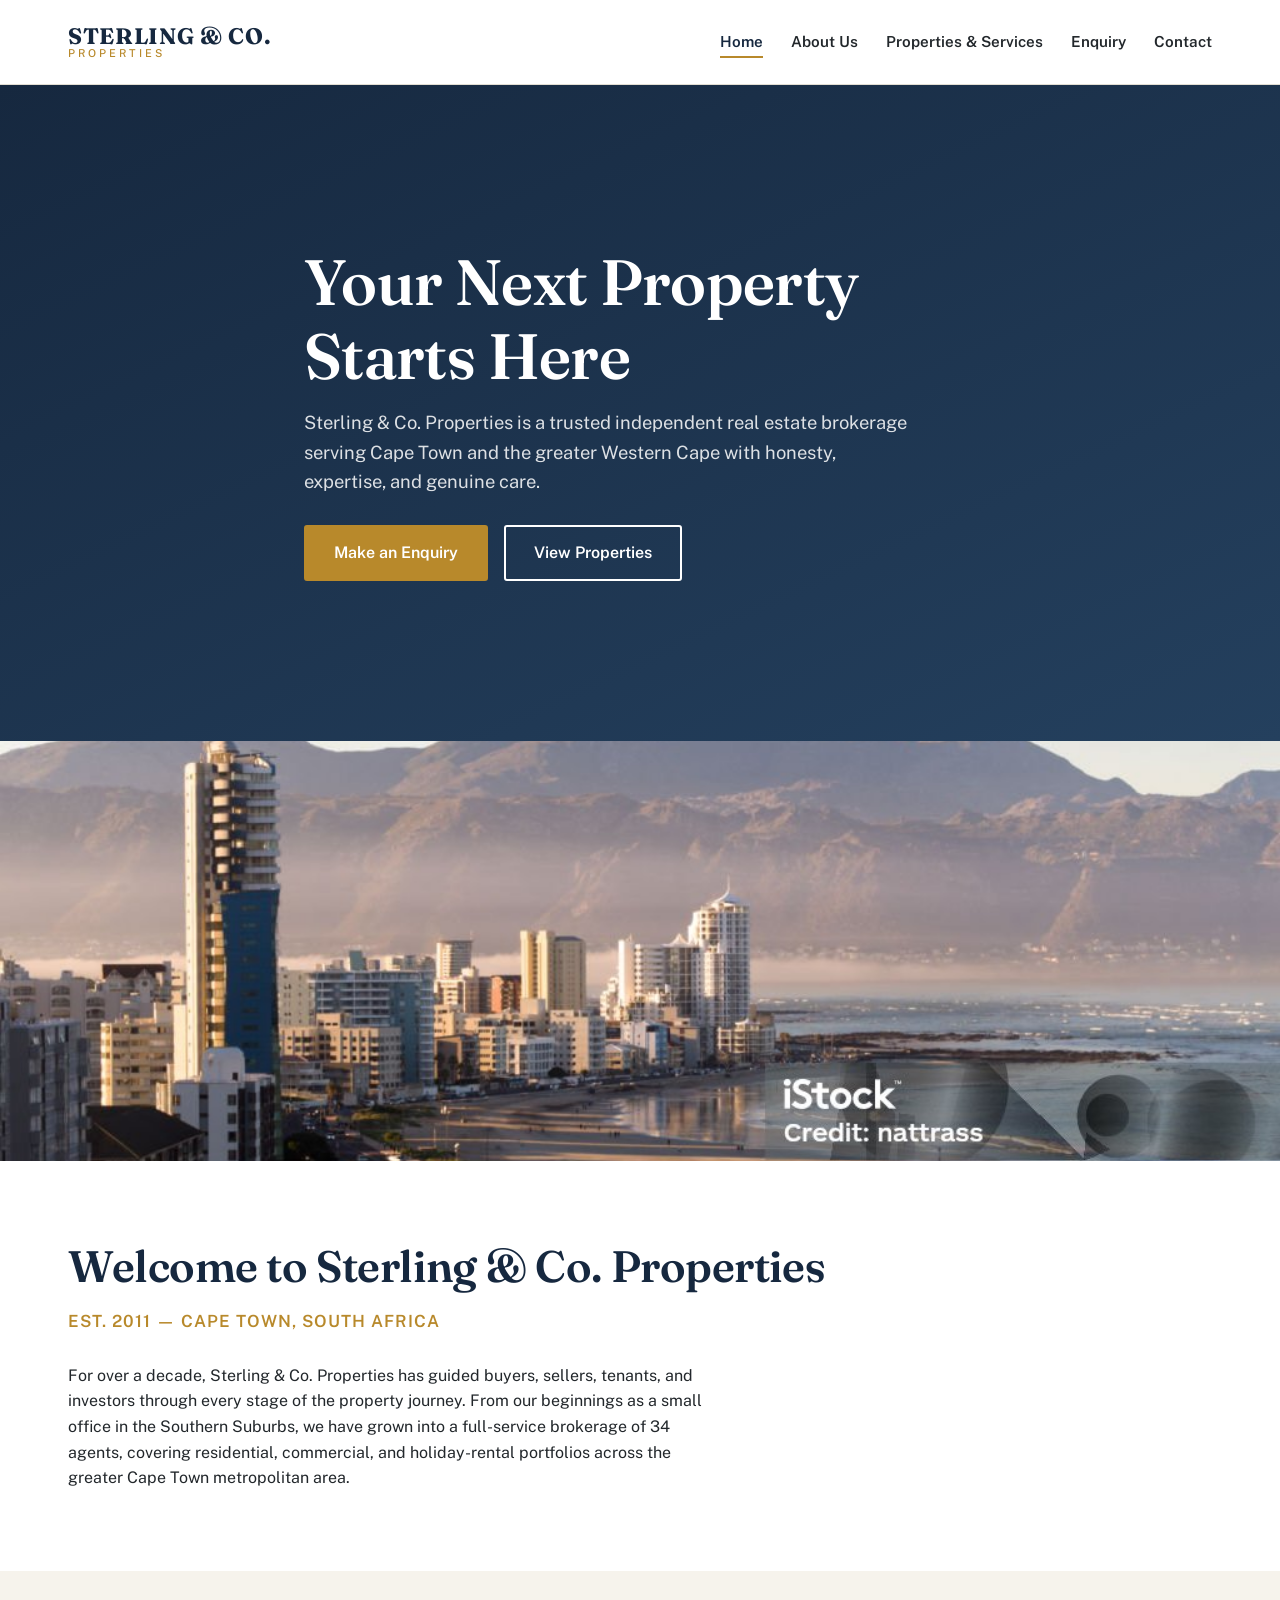
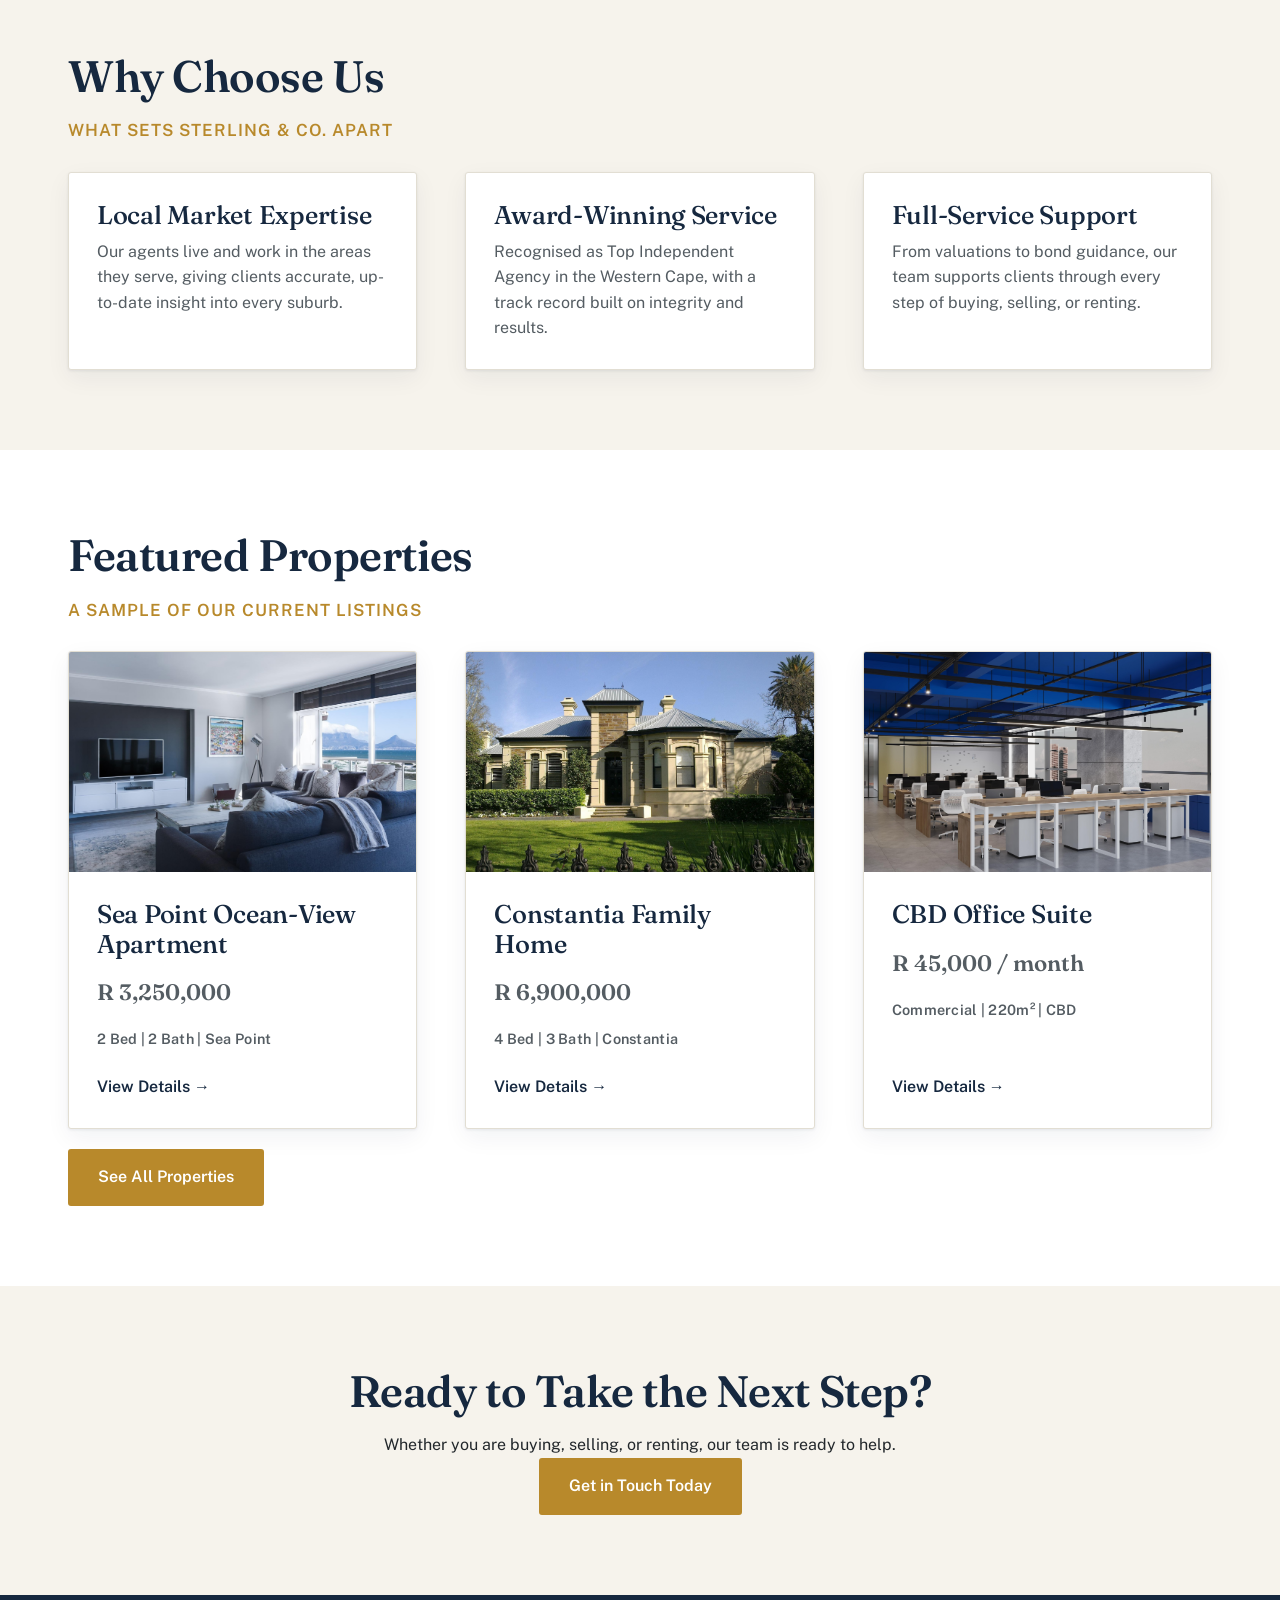
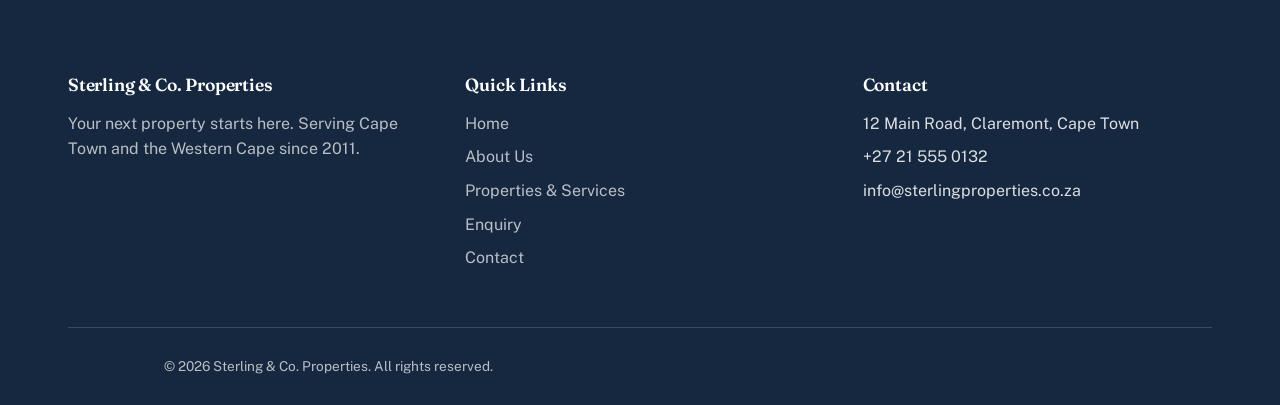
<file: index.html>
<!DOCTYPE html>
<html lang="en">
<head>
<meta charset="UTF-8">
<meta name="viewport" content="width=device-width, initial-scale=1.0">
<title>Sterling & Co. Properties | Cape Town Real Estate Agency</title>
<meta name="description" content="Sterling & Co. Properties is a trusted independent real estate brokerage in Cape Town offering residential, commercial and rental property services since 2011.">
<meta name="keywords" content="Cape Town real estate, property for sale Cape Town, estate agent Claremont, Sea Point property, Sterling Properties">
<link rel="stylesheet" href="css/style.css">
</head>
<body>

<!-- ============ HEADER ============ -->
<header class="site-header">
<div class="navbar">
<a href="index.html" class="site-logo">
STERLING &amp; CO.
<span>Properties</span>
</a>

<button class="nav-toggle" aria-label="Toggle navigation menu">
<span></span>
<span></span>
<span></span>
</button>

<!-- Main site navigation: identical on every page, current page marked "active" -->
<nav>
<ul class="nav-menu">
<li><a href="index.html" class="active">Home</a></li>
<li><a href="about.html">About Us</a></li>
<li><a href="services.html">Properties &amp; Services</a></li>
<li><a href="enquiry.html">Enquiry</a></li>
<li><a href="contact.html">Contact</a></li>
</ul>
</nav>
</div>
</header>

<!-- ============ MAIN CONTENT ============ -->
<main>

<!-- Hero Section -->
<section class="hero">
<div class="hero-content">

<h1>Your Next Property Starts Here</h1>
<p>
Sterling &amp; Co. Properties is a trusted independent real estate
brokerage serving Cape Town and the greater Western Cape with
honesty, expertise, and genuine care.
</p>
<a href="enquiry.html" class="btn">Make an Enquiry</a>
<a href="services.html" class="btn btn-outline" style="margin-left:12px; border-color:#ffffff; color:#ffffff;">View Properties</a>
</div>
</section>

<!-- Hero image -->
<img src="images/istockphoto-1487205172-1024x1024.jpg" alt="Cape Town skyline and coastal properties" class="hero-image" height="50%" width="50%">

<!-- Brief Introduction -->
<section>
<div class="container">
<h2 class="section-title">Welcome to Sterling &amp; Co. Properties</h2>
<p class="section-subtitle">Est. 2011 &mdash; Cape Town, South Africa</p>
<p>
For over a decade, Sterling &amp; Co. Properties has guided buyers,
sellers, tenants, and investors through every stage of the property
journey. From our beginnings as a small office in the Southern
Suburbs, we have grown into a full-service brokerage of 34 agents,
covering residential, commercial, and holiday-rental portfolios
across the greater Cape Town metropolitan area.
</p>
</div>
</section>

<!-- Key Value Propositions -->
<section class="alt-bg">
<div class="container">
<h2 class="section-title">Why Choose Us</h2>
<p class="section-subtitle">What Sets Sterling &amp; Co. Apart</p>

<div class="grid">
<div class="card">
<div class="card-body">
<h3>Local Market Expertise</h3>
<p>Our agents live and work in the areas they serve, giving clients accurate, up-to-date insight into every suburb.</p>
</div>
</div>
<div class="card">
<div class="card-body">
<h3>Award-Winning Service</h3>
<p>Recognised as Top Independent Agency in the Western Cape, with a track record built on integrity and results.</p>
</div>
</div>
<div class="card">
<div class="card-body">
<h3>Full-Service Support</h3>
<p>From valuations to bond guidance, our team supports clients through every step of buying, selling, or renting.</p>
</div>
</div>
</div>
</div>
</section>

<!-- Featured Properties Preview -->
<section>
<div class="container">
<h2 class="section-title">Featured Properties</h2>
<p class="section-subtitle">A Sample of Our Current Listings</p>

<div class="grid">
<div class="card">
<img src="images/jeanvdmeulen-modern-minimalist-lounge-3100785_1920.jpg" alt="Modern apartment in Sea Point with ocean view" class="lightbox-trigger" data-full="images/jeanvdmeulen-modern-minimalist-lounge-3100785_1920.jpg" height="50%" width="50%">
<div class="card-body">
<h3>Sea Point Ocean-View Apartment</h3>
<p class="price">R 3,250,000</p>
<p class="meta">2 Bed | 2 Bath | Sea Point</p>
<a href="services.html">View Details &rarr;</a>
</div>
</div>
<div class="card">
<img src="images/publicdomainpictures-mansion-164866_1920.jpg" alt="Family home in Constantia with garden" class="lightbox-trigger" data-full="images/publicdomainpictures-mansion-164866_1920.jpg" height="50%" width="50%">
<div class="card-body">
<h3>Constantia Family Home</h3>
<p class="price">R 6,900,000</p>
<p class="meta">4 Bed | 3 Bath | Constantia</p>
<a href="services.html">View Details &rarr;</a>
</div>
</div>
<div class="card">
<img src="images/st4n-office-6804143_1920.jpg" alt="Commercial office suite in Cape Town CBD" class="lightbox-trigger" data-full="images/st4n-office-6804143_1920.jpg" height="50%" width="50%">
<div class="card-body">
<h3>CBD Office Suite</h3>
<p class="price">R 45,000 / month</p>
<p class="meta">Commercial | 220m&sup2; | CBD</p>
<a href="services.html">View Details &rarr;</a>
</div>
</div>
</div>

<p class="text-center mt-20">
<a href="services.html" class="btn">See All Properties</a>
</p>
</div>
</section>

<!-- Call to Action -->
<section class="alt-bg text-center">
<div class="container">
<h2 class="section-title">Ready to Take the Next Step?</h2>
<p>Whether you are buying, selling, or renting, our team is ready to help.</p>
<a href="enquiry.html" class="btn">Get in Touch Today</a>
</div>
</section>

</main>

<!-- ============ FOOTER ============ -->
<footer class="site-footer">
<div class="container">
<div class="footer-grid">
<div>
<h4>Sterling &amp; Co. Properties</h4>
<p>Your next property starts here. Serving Cape Town and the Western Cape since 2011.</p>
</div>
<div>
<h4>Quick Links</h4>
<ul>
<li><a href="index.html">Home</a></li>
<li><a href="about.html">About Us</a></li>
<li><a href="services.html">Properties &amp; Services</a></li>
<li><a href="enquiry.html">Enquiry</a></li>
<li><a href="contact.html">Contact</a></li>
</ul>
</div>
<div>
<h4>Contact</h4>
<ul>
<li>12 Main Road, Claremont, Cape Town</li>
<li>+27 21 555 0132</li>
<li>info@sterlingproperties.co.za</li>
</ul>
</div>
</div>
<div class="footer-bottom">
<p>&copy; <span id="current-year"></span> Sterling &amp; Co. Properties. All rights reserved.</p>
</div>
</div>
</footer>

<!-- Main JavaScript file -->
<script src="js/script.js"></script>
</body>
</html>
</file>
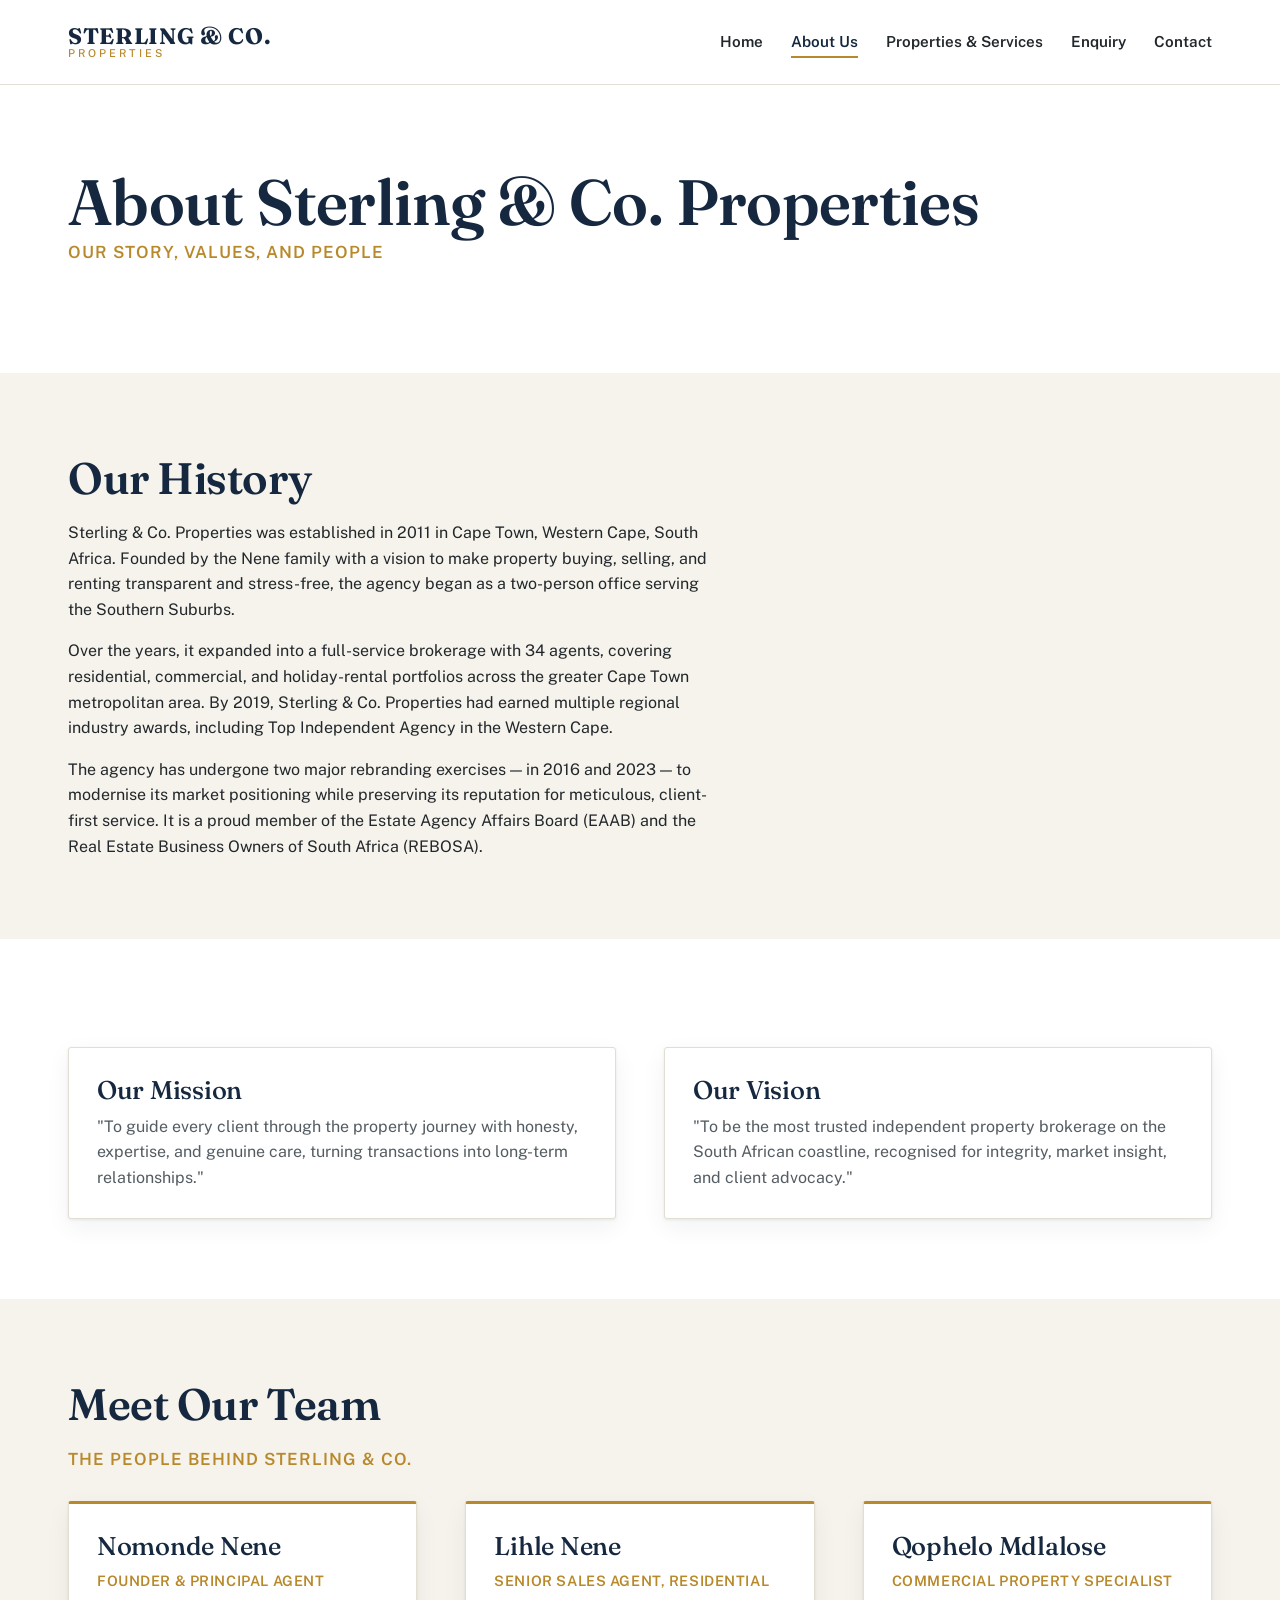
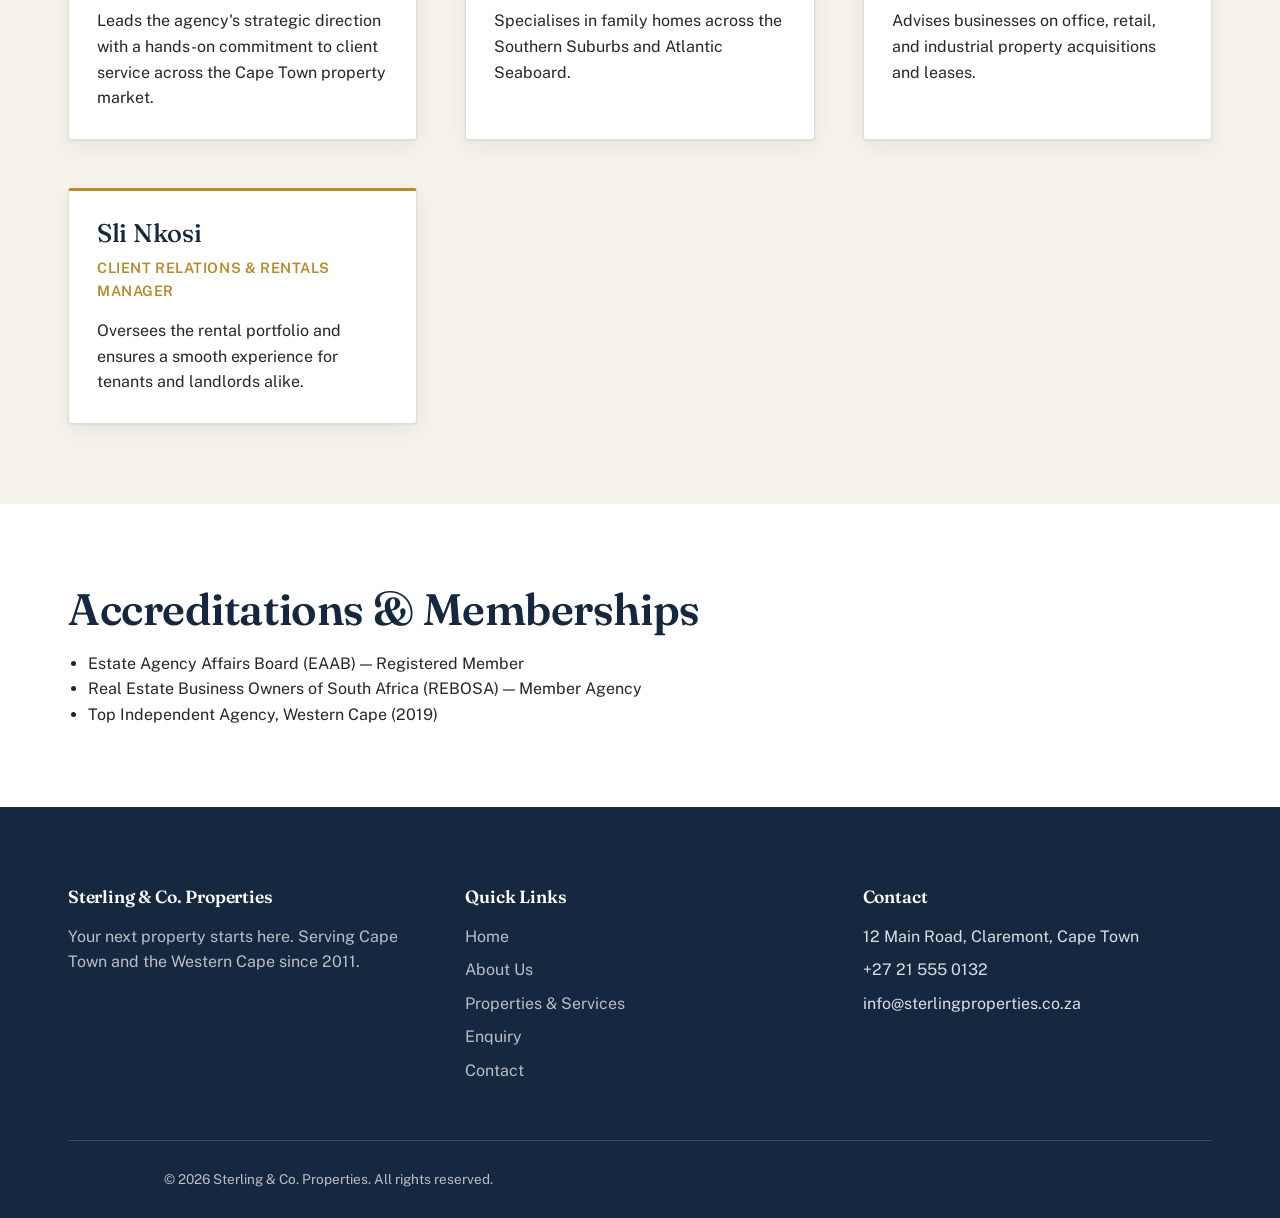
<file: about.html>
<!DOCTYPE html>
<html lang="en">
<head>
<meta charset="UTF-8">
<meta name="viewport" content="width=device-width, initial-scale=1.0">
<title>About Us | Sterling & Co. Properties Cape Town</title>
<meta name="description" content="Learn about Sterling & Co. Properties — our history since 2011, mission, vision, and the experienced team behind Cape Town's trusted independent real estate brokerage.">
<meta name="keywords" content="about Sterling Properties, Cape Town estate agents, Nene family, EAAB registered agency">
<link rel="stylesheet" href="css/style.css">
</head>
<body>

<!-- ============ HEADER ============ -->
<header class="site-header">
<div class="navbar">
<a href="index.html" class="site-logo">
STERLING &amp; CO.
<span>Properties</span>
</a>

<button class="nav-toggle" aria-label="Toggle navigation menu">
<span></span>
<span></span>
<span></span>
</button>

<nav>
<ul class="nav-menu">
<li><a href="index.html">Home</a></li>
<li><a href="about.html" class="active">About Us</a></li>
<li><a href="services.html">Properties &amp; Services</a></li>
<li><a href="enquiry.html">Enquiry</a></li>
<li><a href="contact.html">Contact</a></li>
</ul>
</nav>
</div>
</header>

<!-- ============ MAIN CONTENT ============ -->
<main>

<!-- Page Intro -->
<section>
<div class="container">
<h1 class="section-title">About Sterling &amp; Co. Properties</h1>
<p class="section-subtitle">Our Story, Values, and People</p>
</div>
</section>

<!-- Organisation History -->
<section class="alt-bg">
<div class="container">
<h2>Our History</h2>
<p>
Sterling &amp; Co. Properties was established in 2011 in Cape Town,
Western Cape, South Africa. Founded by the Nene family with a
vision to make property buying, selling, and renting transparent
and stress-free, the agency began as a two-person office serving
the Southern Suburbs.
</p>
<p>
Over the years, it expanded into a full-service brokerage with 34
agents, covering residential, commercial, and holiday-rental
portfolios across the greater Cape Town metropolitan area. By
2019, Sterling &amp; Co. Properties had earned multiple regional
industry awards, including Top Independent Agency in the Western
Cape.
</p>
<p>
The agency has undergone two major rebranding exercises &mdash; in
2016 and 2023 &mdash; to modernise its market positioning while
preserving its reputation for meticulous, client-first service. It
is a proud member of the Estate Agency Affairs Board (EAAB) and
the Real Estate Business Owners of South Africa (REBOSA).
</p>
</div>
</section>

<!-- Mission and Vision -->
<section>
<div class="container">
<div class="grid" style="grid-template-columns: 1fr 1fr;">
<div class="card">
<div class="card-body">
<h3>Our Mission</h3>
<p>
"To guide every client through the property journey with
honesty, expertise, and genuine care, turning transactions
into long-term relationships."
</p>
</div>
</div>
<div class="card">
<div class="card-body">
<h3>Our Vision</h3>
<p>
"To be the most trusted independent property brokerage on
the South African coastline, recognised for integrity,
market insight, and client advocacy."
</p>
</div>
</div>
</div>
</div>
</section>

<!-- Team Members -->
<section class="alt-bg">
<div class="container">
<h2 class="section-title">Meet Our Team</h2>
<p class="section-subtitle">The People Behind Sterling &amp; Co.</p>

<div class="grid">
<div class="team-member">
<h3>Nomonde Nene</h3>
<p class="role">Founder &amp; Principal Agent</p>
<p>Leads the agency's strategic direction with a hands-on commitment to client service across the Cape Town property market.</p>
</div>
<div class="team-member">
<h3>Lihle Nene</h3>
<p class="role">Senior Sales Agent, Residential</p>
<p>Specialises in family homes across the Southern Suburbs and Atlantic Seaboard.</p>
</div>
<div class="team-member">
<h3>Qophelo Mdlalose</h3>
<p class="role">Commercial Property Specialist</p>
<p>Advises businesses on office, retail, and industrial property acquisitions and leases.</p>
</div>
<div class="team-member">
<h3>Sli Nkosi</h3>
<p class="role">Client Relations &amp; Rentals Manager</p>
<p>Oversees the rental portfolio and ensures a smooth experience for tenants and landlords alike.</p>
</div>
</div>
</div>
</section>

<!-- Accreditations -->
<section>
<div class="container">
<h2 class="section-title">Accreditations &amp; Memberships</h2>
<ul style="list-style: disc; padding-left: 20px;">
<li>Estate Agency Affairs Board (EAAB) &mdash; Registered Member</li>
<li>Real Estate Business Owners of South Africa (REBOSA) &mdash; Member Agency</li>
<li>Top Independent Agency, Western Cape (2019)</li>
</ul>
</div>
</section>

</main>

<!-- ============ FOOTER ============ -->
<footer class="site-footer">
<div class="container">
<div class="footer-grid">
<div>
<h4>Sterling &amp; Co. Properties</h4>
<p>Your next property starts here. Serving Cape Town and the Western Cape since 2011.</p>
</div>
<div>
<h4>Quick Links</h4>
<ul>
<li><a href="index.html">Home</a></li>
<li><a href="about.html">About Us</a></li>
<li><a href="services.html">Properties &amp; Services</a></li>
<li><a href="enquiry.html">Enquiry</a></li>
<li><a href="contact.html">Contact</a></li>
</ul>
</div>
<div>
<h4>Contact</h4>
<ul>
<li>12 Main Road, Claremont, Cape Town</li>
<li>+27 21 555 0132</li>
<li>info@sterlingproperties.co.za</li>
</ul>
</div>
</div>
<div class="footer-bottom">
<p>&copy; <span id="current-year"></span> Sterling &amp; Co. Properties. All rights reserved.</p>
</div>
</div>
</footer>

<script src="js/script.js"></script>
</body>
</html>
</file>
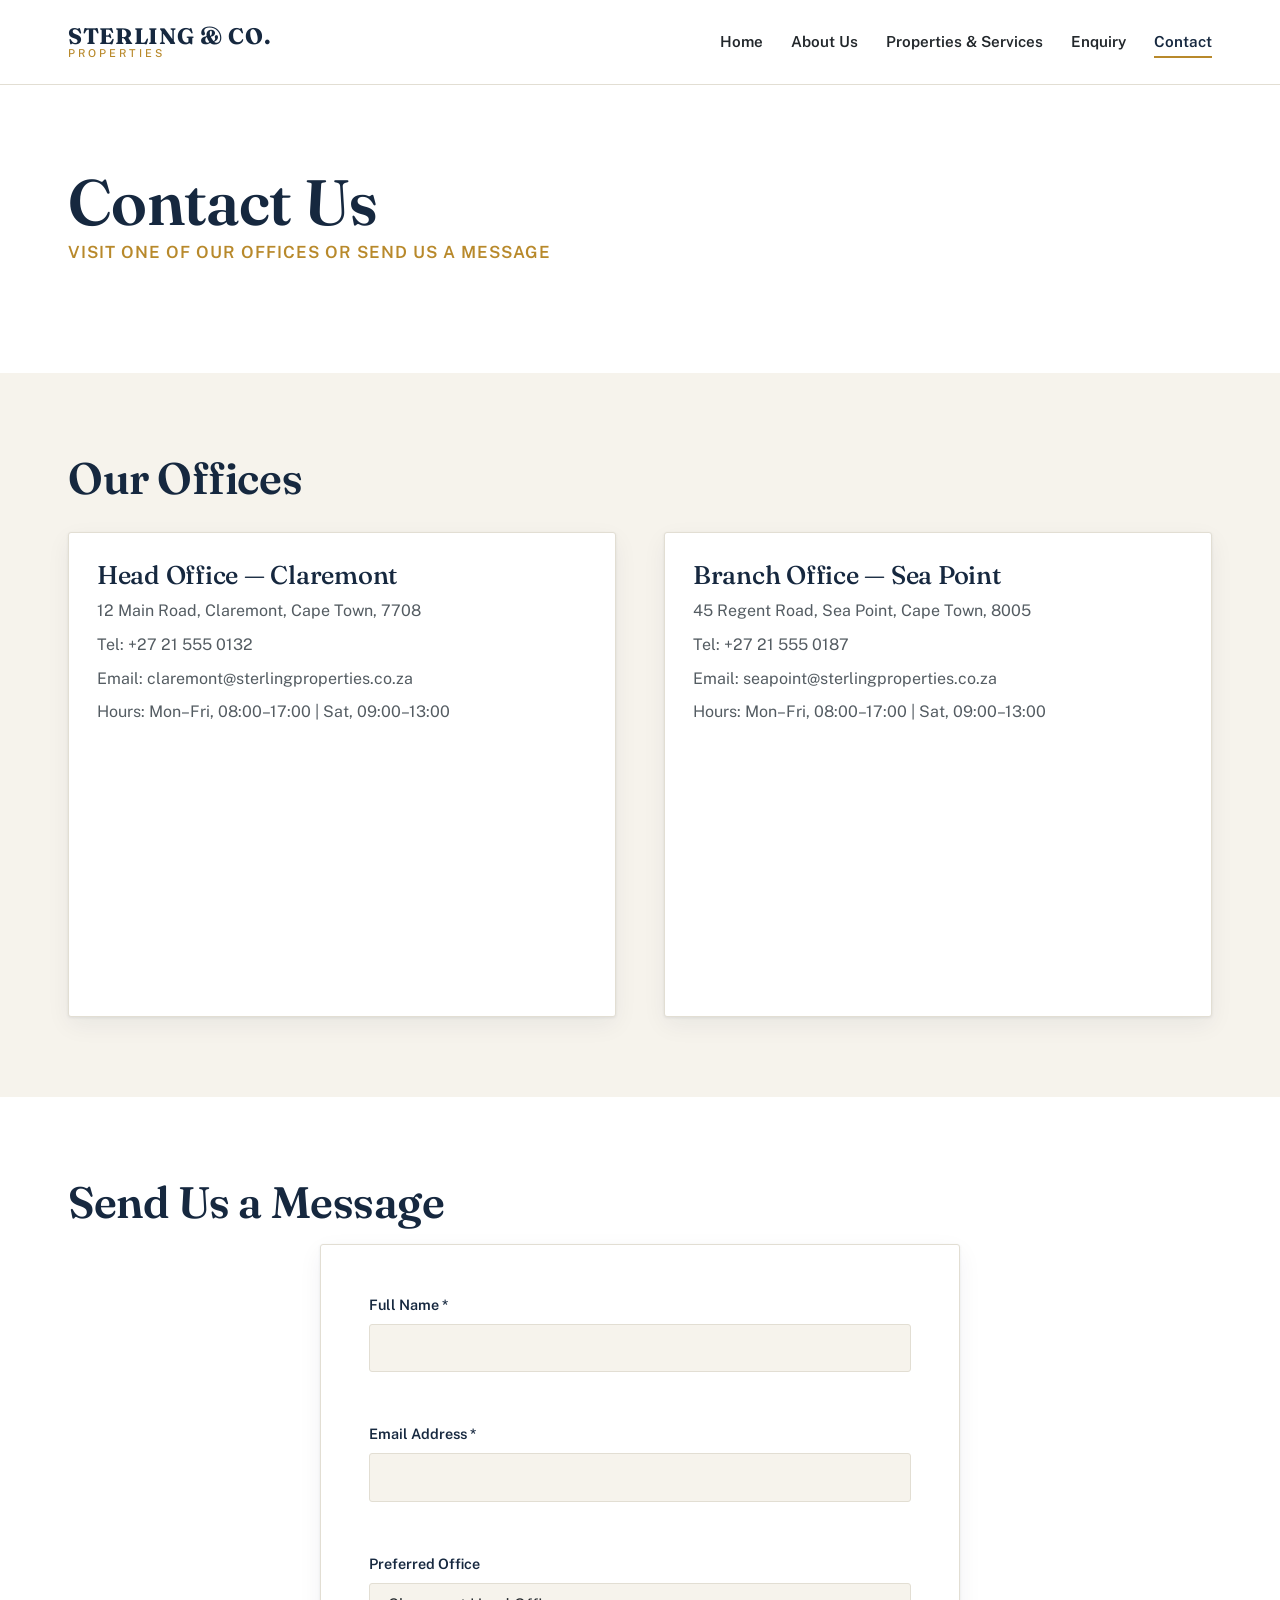
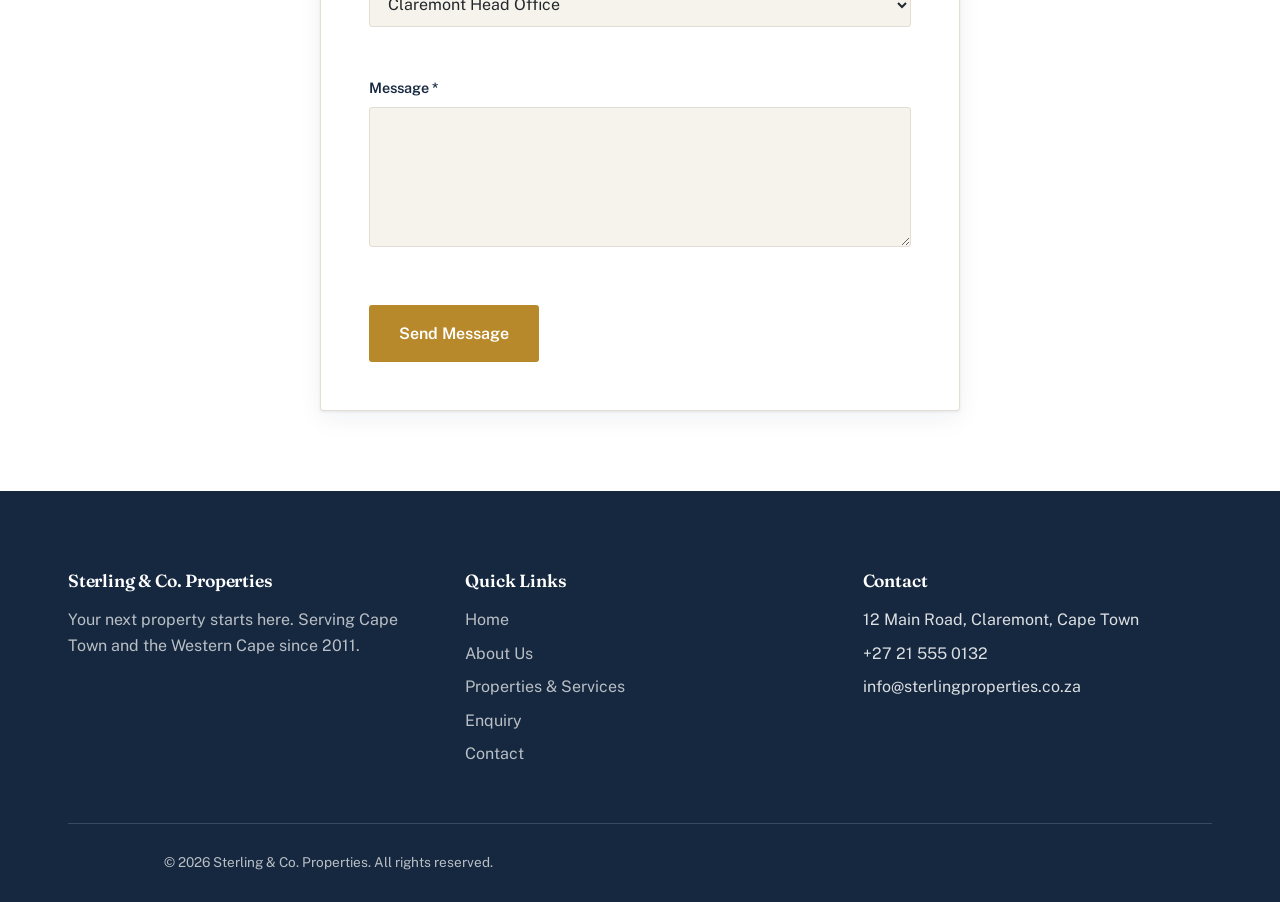
<file: contact.html>
<!DOCTYPE html>
<html lang="en">
<head>
<meta charset="UTF-8">
<meta name="viewport" content="width=device-width, initial-scale=1.0">
<title>Sterling & Co. Properties | Contact</title>
<meta name="description" content="Contact Sterling & Co. Properties — visit our Claremont head office or our Sea Point branch, or send us a message online.">
<link rel="stylesheet" href="css/style.css">
</head>
<body>

<!-- ============ HEADER ============ -->
<header class="site-header">
<div class="navbar">
<a href="index.html" class="site-logo">
STERLING &amp; CO.
<span>Properties</span>
</a>

<button class="nav-toggle" aria-label="Toggle navigation menu">
<span></span>
<span></span>
<span></span>
</button>

<nav>
<ul class="nav-menu">
<li><a href="index.html">Home</a></li>
<li><a href="about.html">About Us</a></li>
<li><a href="services.html">Properties &amp; Services</a></li>
<li><a href="enquiry.html">Enquiry</a></li>
<li><a href="contact.html" class="active">Contact</a></li>
</ul>
</nav>
</div>
</header>

<!-- ============ MAIN CONTENT ============ -->
<main>

<!-- Page Intro -->
<section>
<div class="container">
<h1 class="section-title">Contact Us</h1>
<p class="section-subtitle">Visit One of Our Offices or Send Us a Message</p>
</div>
</section>

<!-- Office Locations -->
<section class="alt-bg">
<div class="container">
<h2 class="section-title">Our Offices</h2>

<div class="grid" style="grid-template-columns: 1fr 1fr;">

<!-- Office 1: Head Office -->
<div class="office-block">
<h3>Head Office &mdash; Claremont</h3>
<p>12 Main Road, Claremont, Cape Town, 7708</p>
<p>Tel: +27 21 555 0132</p>
<p>Email: claremont@sterlingproperties.co.za</p>
<p>Hours: Mon&ndash;Fri, 08:00&ndash;17:00 | Sat, 09:00&ndash;13:00</p>
<!-- Google Maps embed -->
<iframe
src="https://www.google.com/maps?q=Claremont,Cape+Town,South+Africa&output=embed"
title="Map showing Sterling & Co. Properties head office in Claremont"
loading="lazy">
</iframe>
</div>

<!-- Office 2: Branch Office -->
<div class="office-block">
<h3>Branch Office &mdash; Sea Point</h3>
<p>45 Regent Road, Sea Point, Cape Town, 8005</p>
<p>Tel: +27 21 555 0187</p>
<p>Email: seapoint@sterlingproperties.co.za</p>
<p>Hours: Mon&ndash;Fri, 08:00&ndash;17:00 | Sat, 09:00&ndash;13:00</p>
<!-- Google Maps embed -->
<iframe
src="https://www.google.com/maps?q=Sea+Point,Cape+Town,South+Africa&output=embed"
title="Map showing Sterling & Co. Properties branch office in Sea Point"
loading="lazy">
</iframe>
</div>

</div>
</div>
</section>

<!-- General Contact Form -->
<section>
<div class="container">
<h2 class="section-title">Send Us a Message</h2>

<form action="#" method="post" data-validate>

<div class="form-success">
Thank you for your message! Our team will respond as soon as possible.
</div>

<div class="form-group">
<label for="contact-name">Full Name *</label>
<input type="text" id="contact-name" name="contact-name" required>
</div>

<div class="form-group">
<label for="contact-email">Email Address *</label>
<input type="email" id="contact-email" name="contact-email" required>
</div>

<div class="form-group">
<label for="contact-office">Preferred Office</label>
<select id="contact-office" name="contact-office">
<option value="claremont">Claremont Head Office</option>
<option value="seapoint">Sea Point Branch</option>
<option value="no-preference">No Preference</option>
</select>
</div>

<div class="form-group">
<label for="contact-message">Message *</label>
<textarea id="contact-message" name="contact-message" required></textarea>
</div>

<button type="submit" class="btn">Send Message</button>
</form>
</div>
</section>

</main>

<!-- ============ FOOTER ============ -->
<footer class="site-footer">
<div class="container">
<div class="footer-grid">
<div>
<h4>Sterling &amp; Co. Properties</h4>
<p>Your next property starts here. Serving Cape Town and the Western Cape since 2011.</p>
</div>
<div>
<h4>Quick Links</h4>
<ul>
<li><a href="index.html">Home</a></li>
<li><a href="about.html">About Us</a></li>
<li><a href="services.html">Properties &amp; Services</a></li>
<li><a href="enquiry.html">Enquiry</a></li>
<li><a href="contact.html">Contact</a></li>
</ul>
</div>
<div>
<h4>Contact</h4>
<ul>
<li>12 Main Road, Claremont, Cape Town</li>
<li>+27 21 555 0132</li>
<li>info@sterlingproperties.co.za</li>
</ul>
</div>
</div>
<div class="footer-bottom">
<p>&copy; <span id="current-year"></span> Sterling &amp; Co. Properties. All rights reserved.</p>
</div>
</div>
</footer>

<script src="js/script.js"></script>
</body>
</html>
</file>
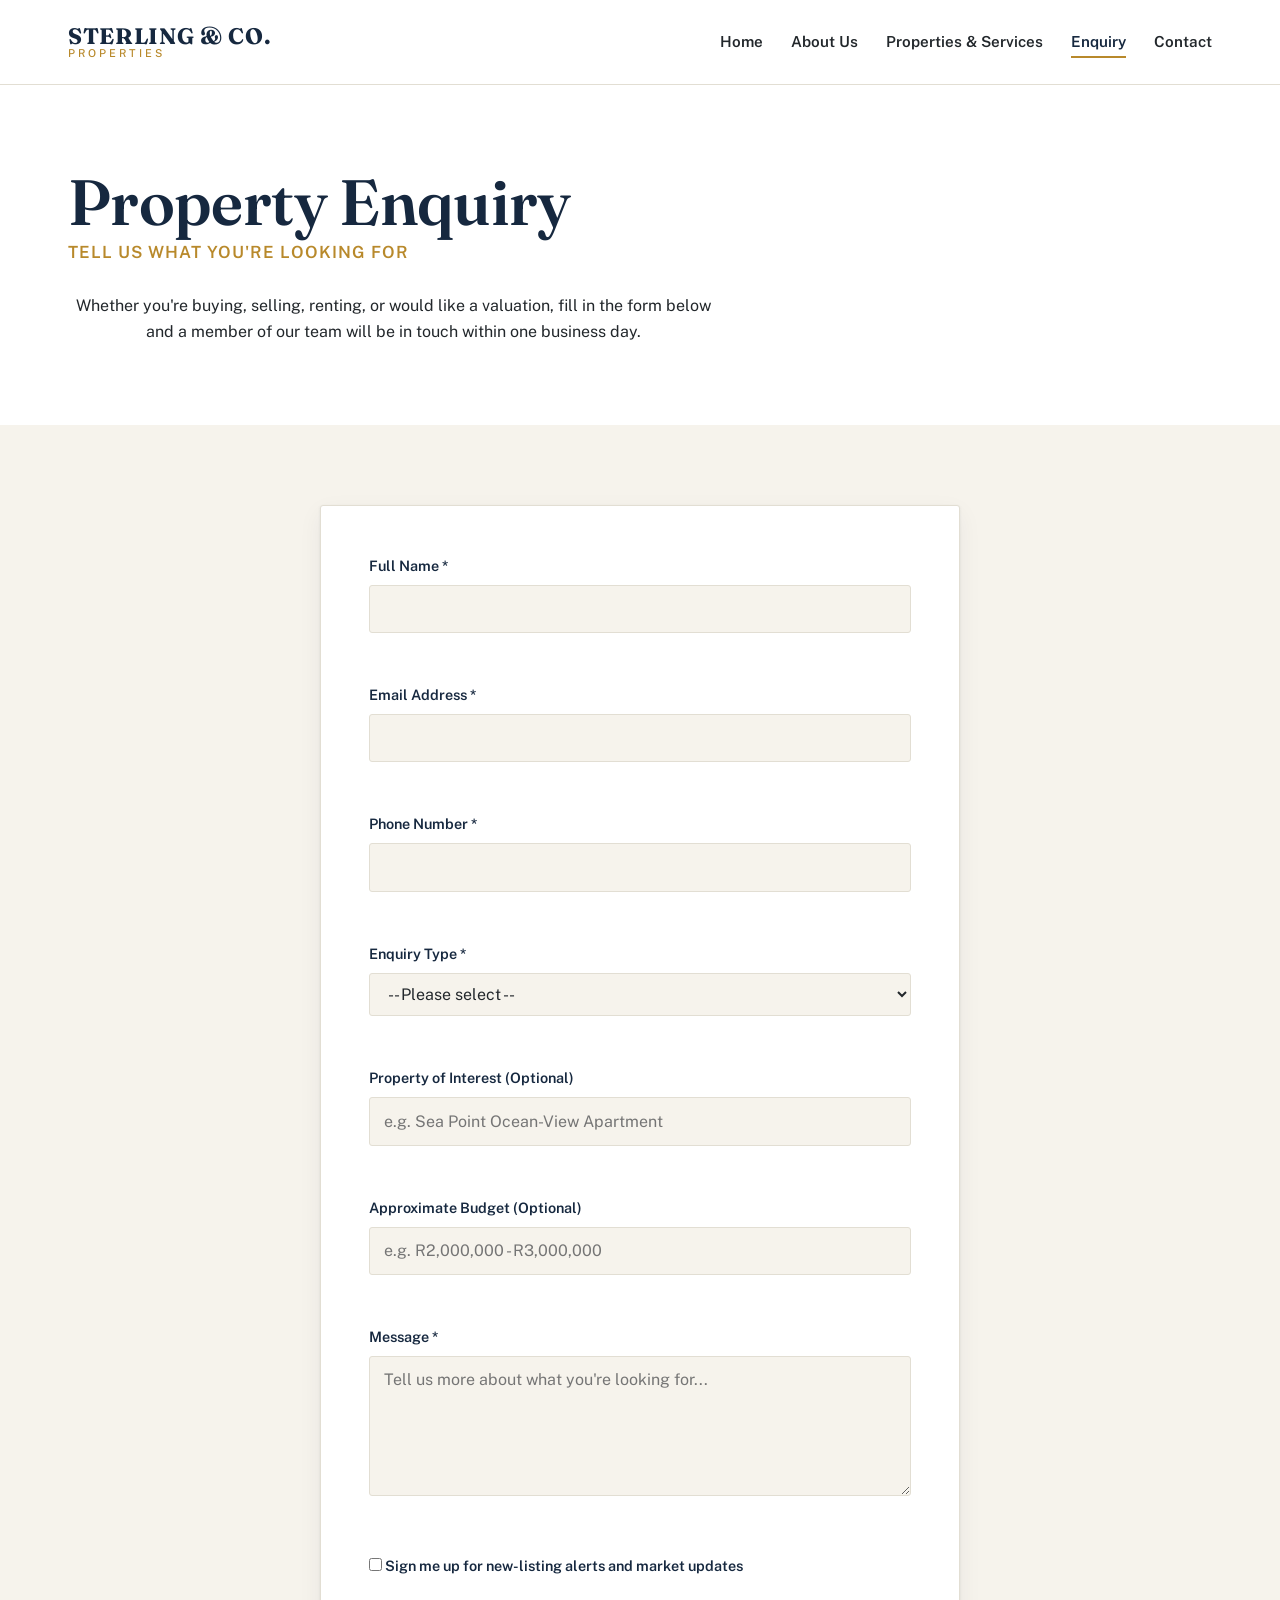
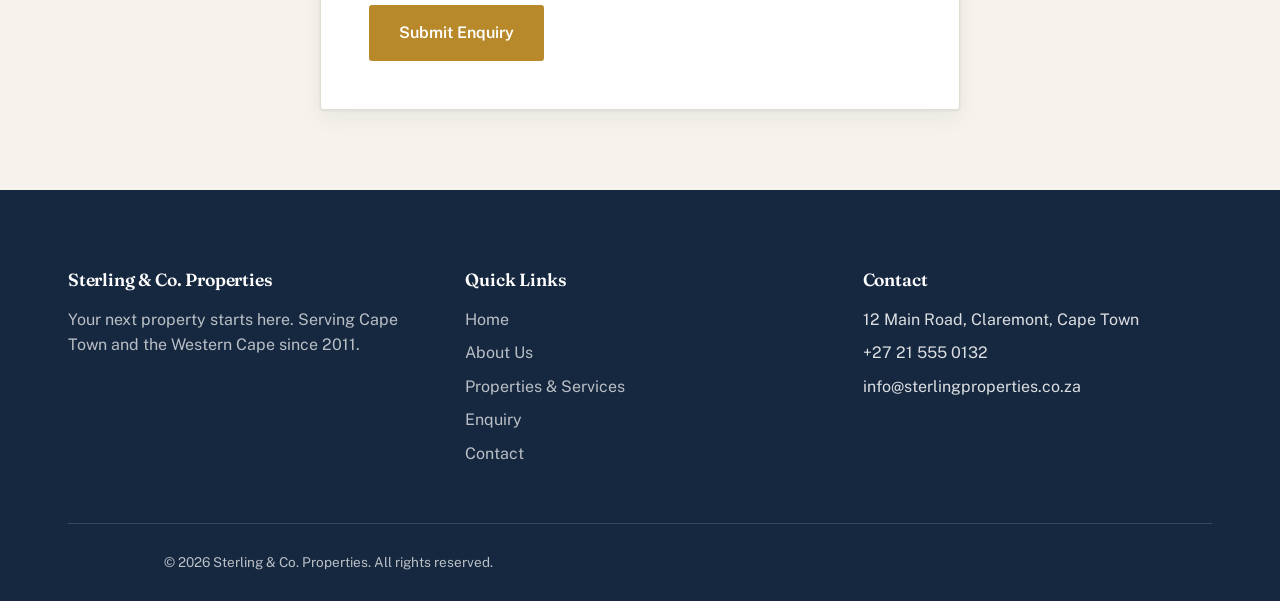
<file: enquiry.html>
<!DOCTYPE html>
<html lang="en">
<head>
<meta charset="UTF-8">
<meta name="viewport" content="width=device-width, initial-scale=1.0">
<title>Property Enquiry | Sterling & Co. Properties Cape Town</title>
<meta name="description" content="Submit a property enquiry to Sterling & Co. Properties. Buying, selling, renting or valuation requests are handled promptly by our Cape Town team.">
<meta name="keywords" content="property enquiry Cape Town, sell house Cape Town, buy apartment Sea Point, valuation request">
<link rel="stylesheet" href="css/style.css">
</head>
<body>

<!-- ============ HEADER ============ -->
<header class="site-header">
<div class="navbar">
<a href="index.html" class="site-logo">
STERLING &amp; CO.
<span>Properties</span>
</a>

<button class="nav-toggle" aria-label="Toggle navigation menu">
<span></span>
<span></span>
<span></span>
</button>

<nav>
<ul class="nav-menu">
<li><a href="index.html">Home</a></li>
<li><a href="about.html">About Us</a></li>
<li><a href="services.html">Properties &amp; Services</a></li>
<li><a href="enquiry.html" class="active">Enquiry</a></li>
<li><a href="contact.html">Contact</a></li>
</ul>
</nav>
</div>
</header>

<!-- ============ MAIN CONTENT ============ -->
<main>

<!-- Page Intro -->
<section>
<div class="container">
<h1 class="section-title">Property Enquiry</h1>
<p class="section-subtitle">Tell Us What You're Looking For</p>
<p class="text-center">
Whether you're buying, selling, renting, or would like a
valuation, fill in the form below and a member of our team will
be in touch within one business day.
</p>
</div>
</section>

<!-- Enquiry Form -->
<section class="alt-bg">
<div class="container">

<!-- data-validate hooks this form into js/script.js for basic validation -->
<form action="#" method="post" data-validate>

<!-- Success message, revealed by JavaScript after a valid submission -->
<div class="form-success">
Thank you! Your enquiry has been received. A Sterling &amp; Co. agent will contact you shortly.
</div>

<div class="form-group">
<label for="full-name">Full Name *</label>
<input type="text" id="full-name" name="full-name" required>
</div>

<div class="form-group">
<label for="email">Email Address *</label>
<input type="email" id="email" name="email" required>
</div>

<div class="form-group">
<label for="phone">Phone Number *</label>
<input type="tel" id="phone" name="phone" required>
</div>

<div class="form-group">
<label for="enquiry-type">Enquiry Type *</label>
<select id="enquiry-type" name="enquiry-type" required>
<option value="">-- Please select --</option>
<option value="buying">Buying a Property</option>
<option value="selling">Selling a Property</option>
<option value="renting">Renting a Property</option>
<option value="valuation">Requesting a Valuation</option>
<option value="commercial">Commercial Property</option>
<option value="general">General Enquiry</option>
</select>
</div>

<div class="form-group">
<label for="property-interest">Property of Interest (Optional)</label>
<input type="text" id="property-interest" name="property-interest" placeholder="e.g. Sea Point Ocean-View Apartment">
</div>

<div class="form-group">
<label for="budget">Approximate Budget (Optional)</label>
<input type="text" id="budget" name="budget" placeholder="e.g. R2,000,000 - R3,000,000">
</div>

<div class="form-group">
<label for="message">Message *</label>
<textarea id="message" name="message" required placeholder="Tell us more about what you're looking for..."></textarea>
</div>

<div class="form-group">
<label>
<input type="checkbox" name="newsletter" style="width:auto; display:inline-block;">
Sign me up for new-listing alerts and market updates
</label>
</div>

<button type="submit" class="btn">Submit Enquiry</button>
</form>

</div>
</section>

</main>

<!-- ============ FOOTER ============ -->
<footer class="site-footer">
<div class="container">
<div class="footer-grid">
<div>
<h4>Sterling &amp; Co. Properties</h4>
<p>Your next property starts here. Serving Cape Town and the Western Cape since 2011.</p>
</div>
<div>
<h4>Quick Links</h4>
<ul>
<li><a href="index.html">Home</a></li>
<li><a href="about.html">About Us</a></li>
<li><a href="services.html">Properties &amp; Services</a></li>
<li><a href="enquiry.html">Enquiry</a></li>
<li><a href="contact.html">Contact</a></li>
</ul>
</div>
<div>
<h4>Contact</h4>
<ul>
<li>12 Main Road, Claremont, Cape Town</li>
<li>+27 21 555 0132</li>
<li>info@sterlingproperties.co.za</li>
</ul>
</div>
</div>
<div class="footer-bottom">
<p>&copy; <span id="current-year"></span> Sterling &amp; Co. Properties. All rights reserved.</p>
</div>
</div>
</footer>

<script src="js/script.js"></script>
</body>
</html>
</file>
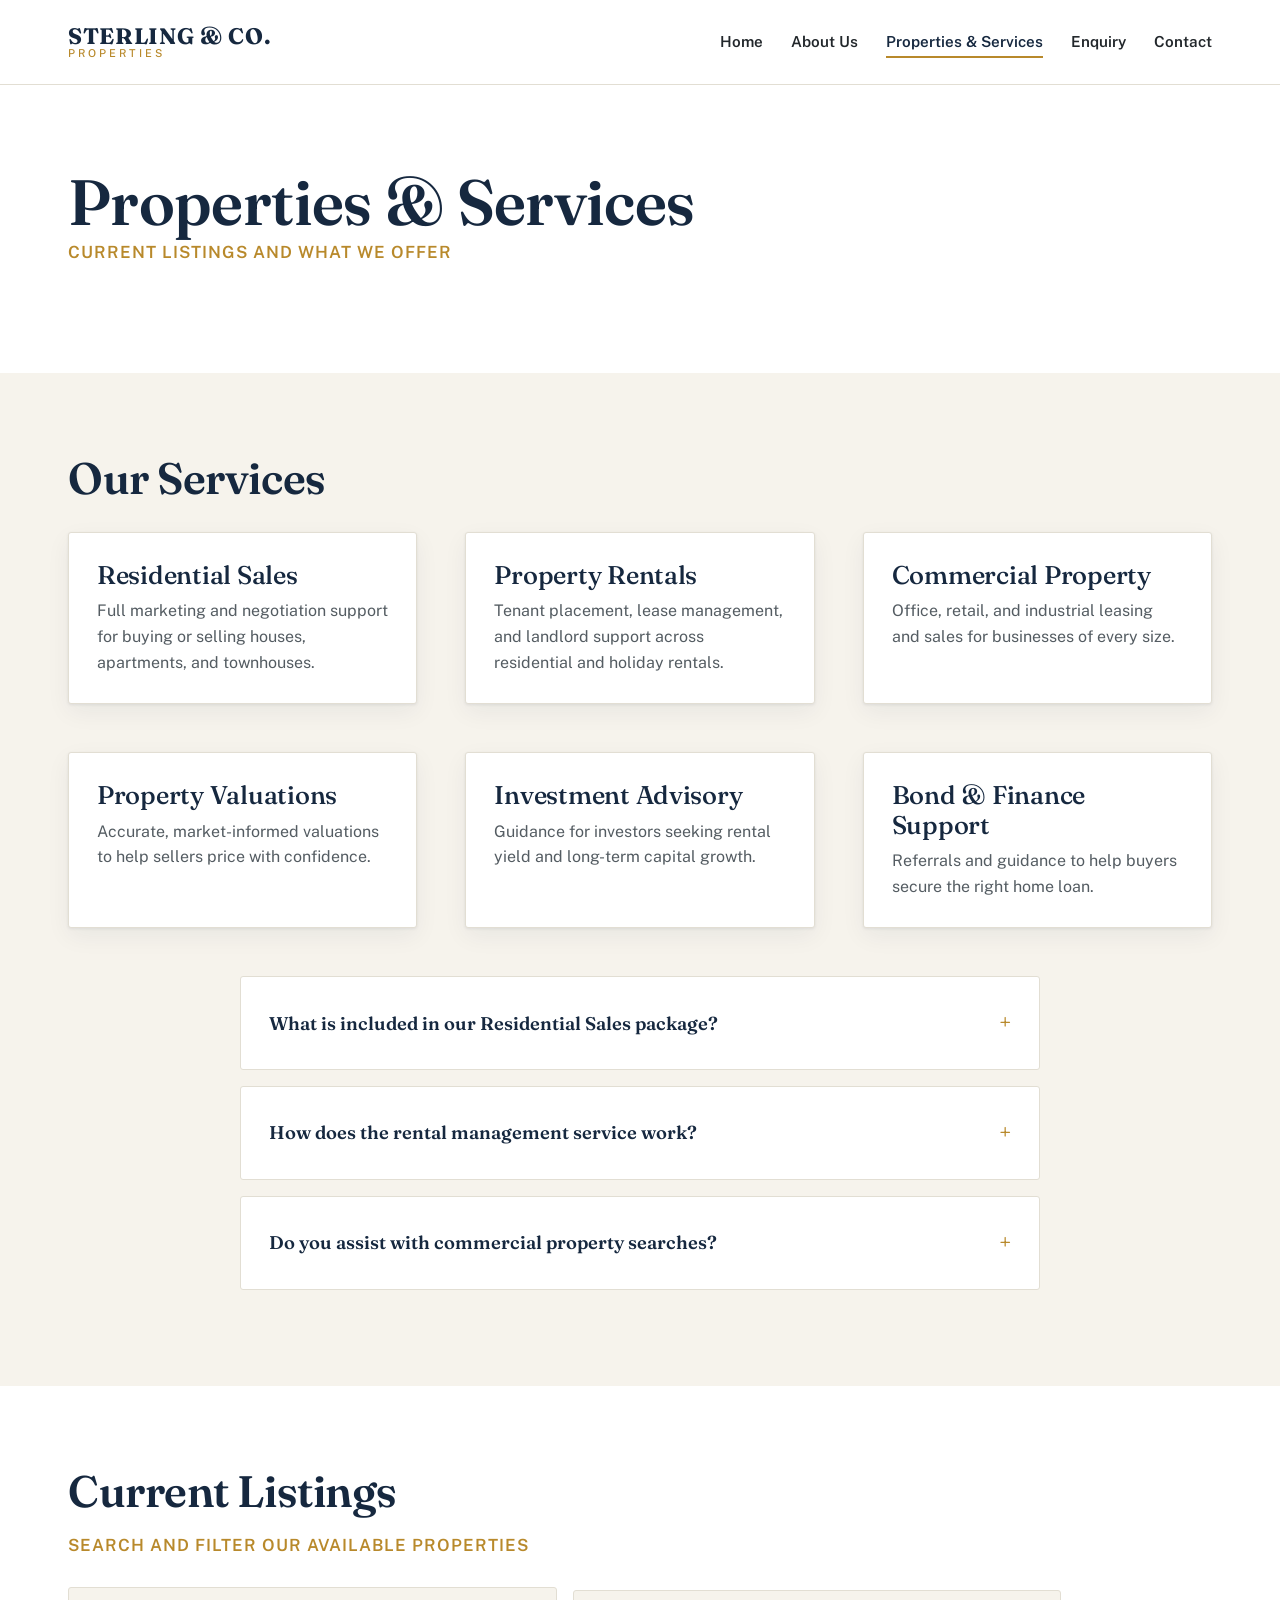
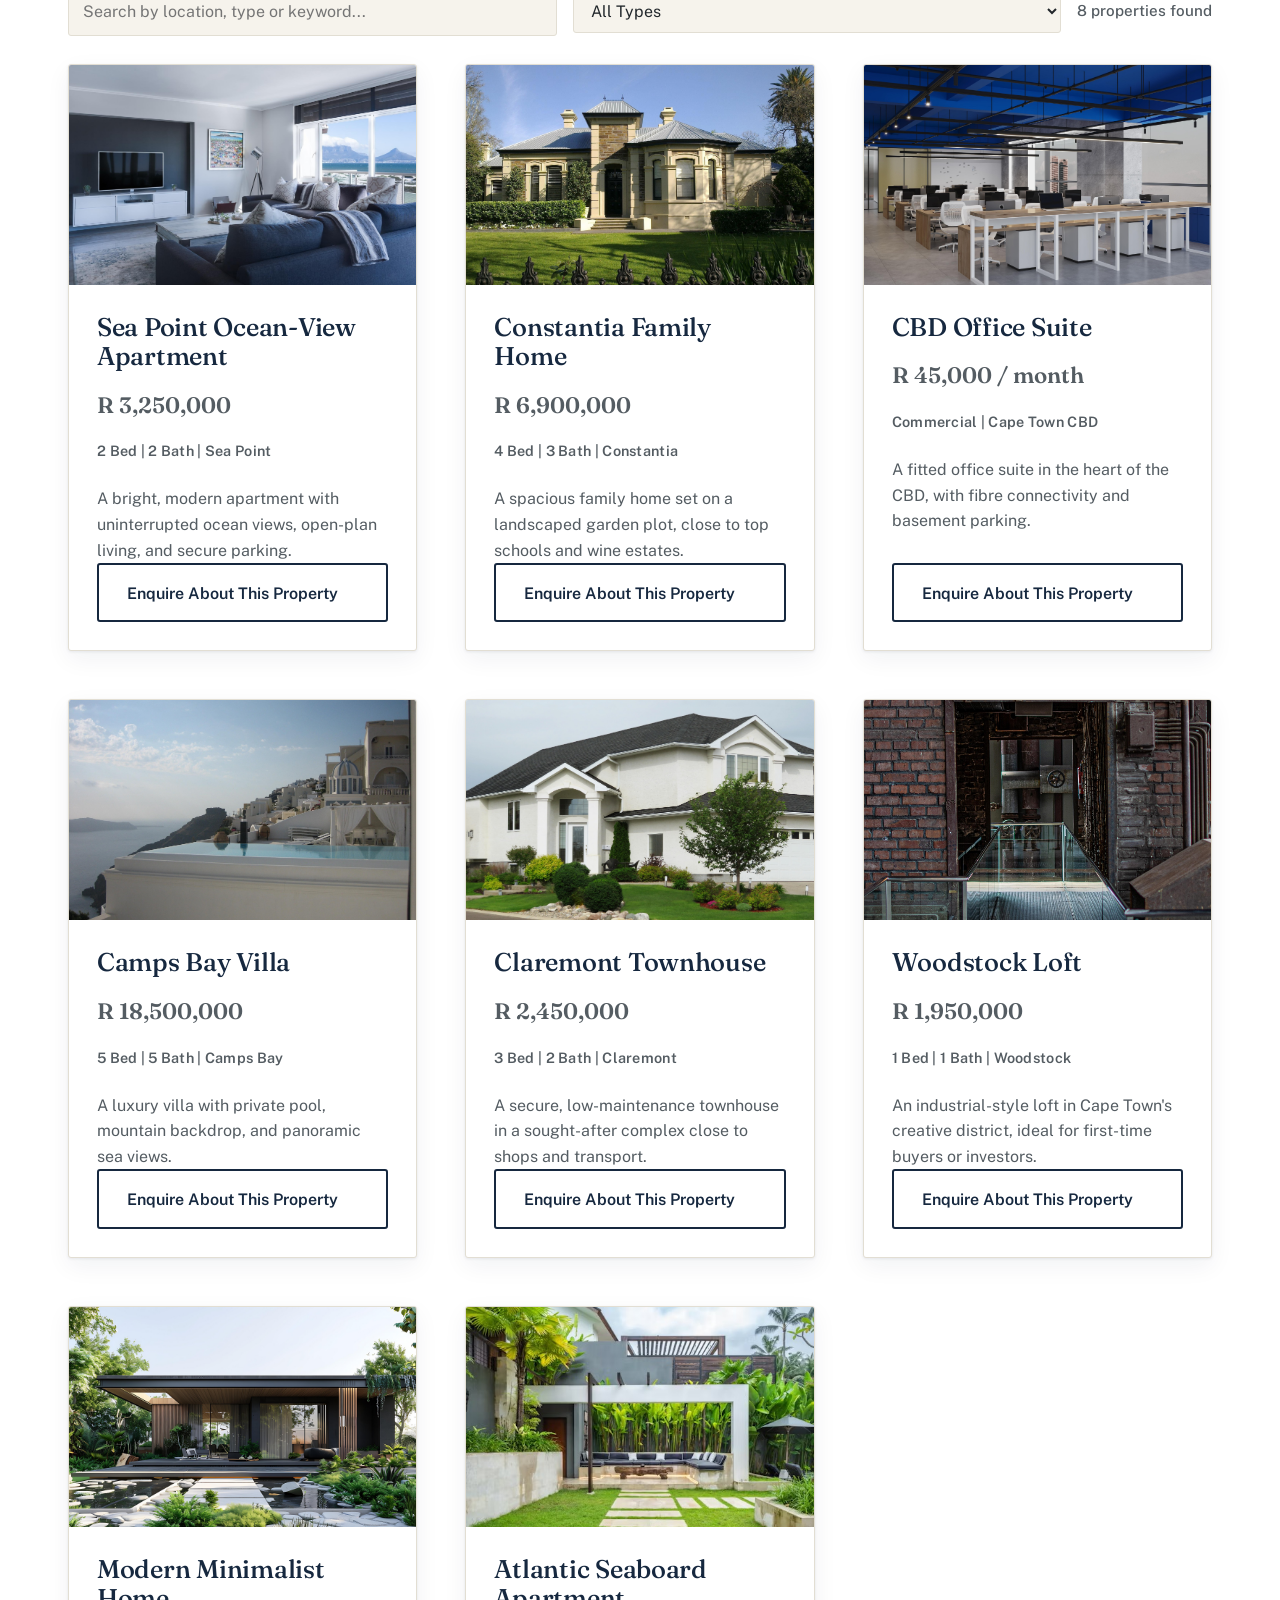
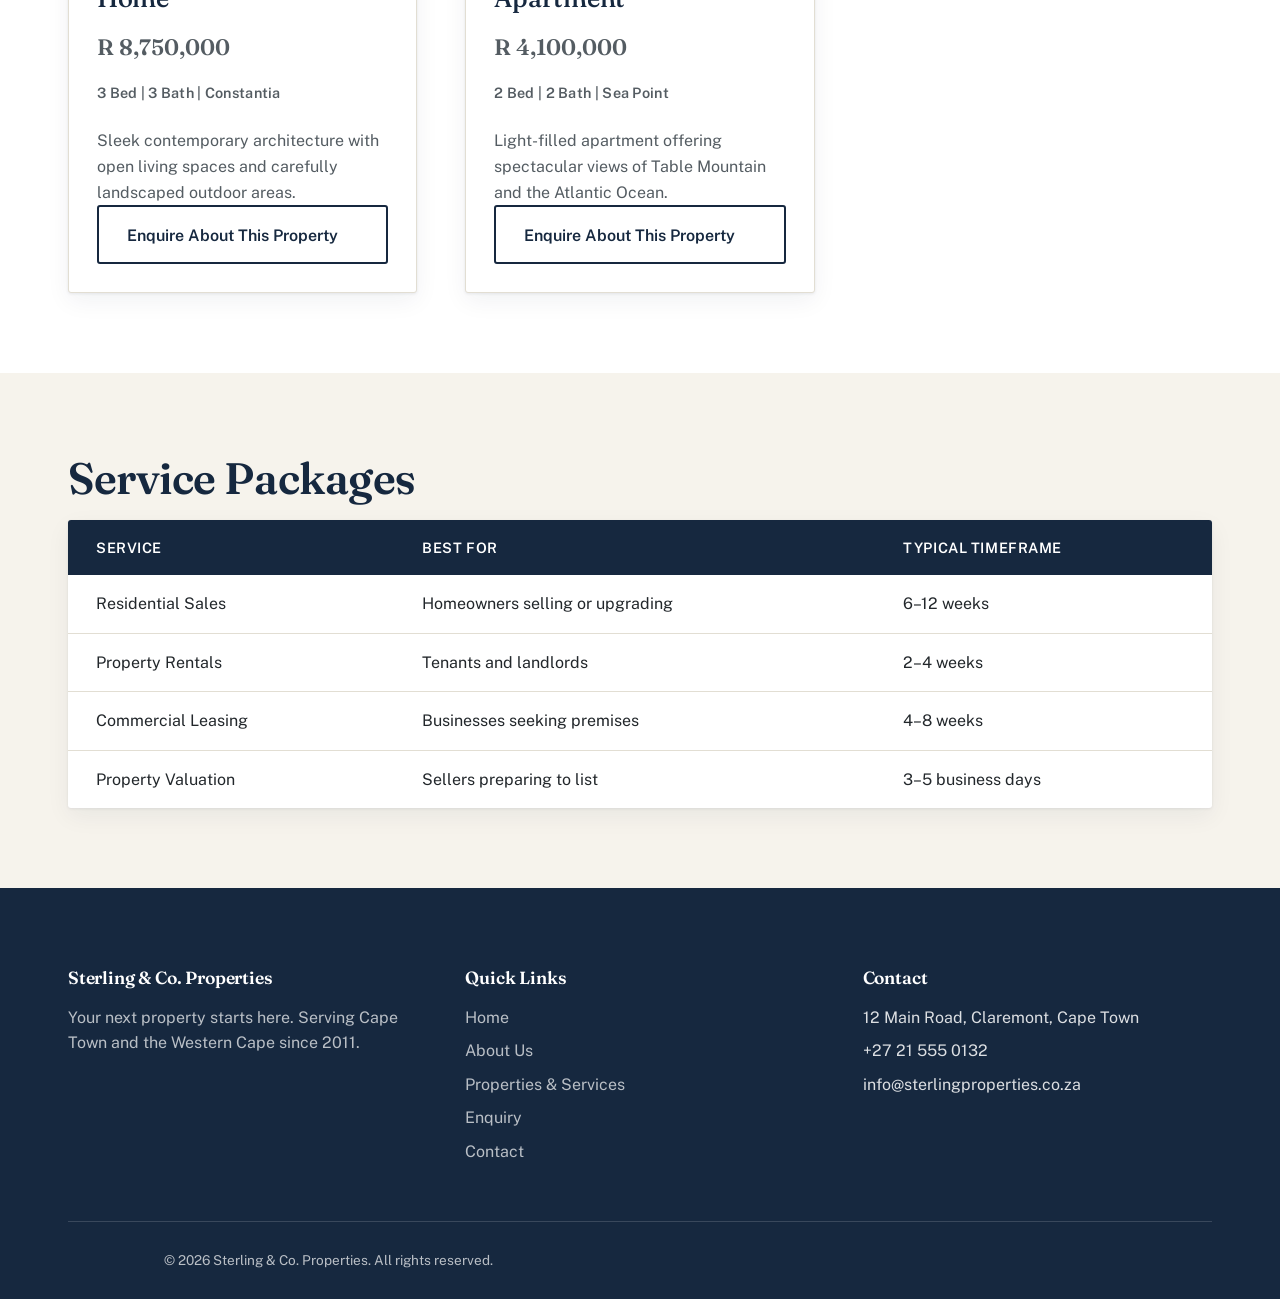
<file: services.html>
<!DOCTYPE html>
<html lang="en">
<head>
<meta charset="UTF-8">
<meta name="viewport" content="width=device-width, initial-scale=1.0">
<title>Properties & Services | Sterling & Co. Properties Cape Town</title>
<meta name="description" content="Browse current residential and commercial property listings in Cape Town. Sterling & Co. offers sales, rentals, valuations and investment advice.">
<meta name="keywords" content="Cape Town property, Sea Point apartment, Constantia home, commercial property Cape Town, real estate listings, Sterling Properties">
<link rel="stylesheet" href="css/style.css">
</head>
<body>

<!-- ============ HEADER ============ -->
<header class="site-header">
<div class="navbar">
<a href="index.html" class="site-logo">
STERLING &amp; CO.
<span>Properties</span>
</a>

<button class="nav-toggle" aria-label="Toggle navigation menu">
<span></span>
<span></span>
<span></span>
</button>

<nav>
<ul class="nav-menu">
<li><a href="index.html">Home</a></li>
<li><a href="about.html">About Us</a></li>
<li><a href="services.html" class="active">Properties &amp; Services</a></li>
<li><a href="enquiry.html">Enquiry</a></li>
<li><a href="contact.html">Contact</a></li>
</ul>
</nav>
</div>
</header>

<!-- ============ MAIN CONTENT ============ -->
<main>

<!-- Page Intro -->
<section>
<div class="container">
<h1 class="section-title">Properties &amp; Services</h1>
<p class="section-subtitle">Current Listings and What We Offer</p>
</div>
</section>

<!-- Our Services Overview -->
<section class="alt-bg">
<div class="container">
<h2 class="section-title">Our Services</h2>

<div class="grid">
<div class="card">
<div class="card-body">
<h3>Residential Sales</h3>
<p>Full marketing and negotiation support for buying or selling houses, apartments, and townhouses.</p>
</div>
</div>
<div class="card">
<div class="card-body">
<h3>Property Rentals</h3>
<p>Tenant placement, lease management, and landlord support across residential and holiday rentals.</p>
</div>
</div>
<div class="card">
<div class="card-body">
<h3>Commercial Property</h3>
<p>Office, retail, and industrial leasing and sales for businesses of every size.</p>
</div>
</div>
<div class="card">
<div class="card-body">
<h3>Property Valuations</h3>
<p>Accurate, market-informed valuations to help sellers price with confidence.</p>
</div>
</div>
<div class="card">
<div class="card-body">
<h3>Investment Advisory</h3>
<p>Guidance for investors seeking rental yield and long-term capital growth.</p>
</div>
</div>
<div class="card">
<div class="card-body">
<h3>Bond &amp; Finance Support</h3>
<p>Referrals and guidance to help buyers secure the right home loan.</p>
</div>
</div>
</div>

<!-- Accordion for extra service details -->
<div class="accordion" style="margin-top: var(--space-lg);">
  <div class="accordion-item">
    <button class="accordion-header" type="button">What is included in our Residential Sales package?</button>
    <div class="accordion-body">
      <p>Professional photography, online marketing across major portals, open-house coordination, offer negotiation, and full support through to transfer. We also provide guidance on pricing strategy based on current market data.</p>
    </div>
  </div>
  <div class="accordion-item">
    <button class="accordion-header" type="button">How does the rental management service work?</button>
    <div class="accordion-body">
      <p>We handle tenant screening, lease drafting, deposit management, monthly rent collection and basic maintenance coordination. Landlords receive regular statements and a dedicated property manager.</p>
    </div>
  </div>
  <div class="accordion-item">
    <button class="accordion-header" type="button">Do you assist with commercial property searches?</button>
    <div class="accordion-body">
      <p>Yes. Our commercial specialists help businesses find suitable office, retail or industrial space, negotiate lease terms and coordinate fit-outs where required.</p>
    </div>
  </div>
</div>

</div>
</section>

<!-- Current Property Listings (Dynamic + Search) -->
<section>
<div class="container">
<h2 class="section-title">Current Listings</h2>
<p class="section-subtitle">Search and Filter Our Available Properties</p>

<div class="search-bar">
  <label for="property-search" class="sr-only">Search properties</label>
  <input type="search" id="property-search" placeholder="Search by location, type or keyword..." aria-label="Search properties">
  <label for="type-filter" class="sr-only">Filter by type</label>
  <select id="type-filter" aria-label="Filter by property type">
    <option value="all">All Types</option>
    <option value="residential">Residential</option>
    <option value="commercial">Commercial</option>
  </select>
  <span id="results-count"></span>
</div>

<div class="grid" id="property-listings">
  <!-- Property cards are rendered dynamically by JavaScript -->
</div>
</div>
</section>

<!-- Service Comparison Table -->
<section class="alt-bg">
<div class="container">
<h2 class="section-title">Service Packages</h2>
<table>
<thead>
<tr>
<th>Service</th>
<th>Best For</th>
<th>Typical Timeframe</th>
</tr>
</thead>
<tbody>
<tr>
<td>Residential Sales</td>
<td>Homeowners selling or upgrading</td>
<td>6&ndash;12 weeks</td>
</tr>
<tr>
<td>Property Rentals</td>
<td>Tenants and landlords</td>
<td>2&ndash;4 weeks</td>
</tr>
<tr>
<td>Commercial Leasing</td>
<td>Businesses seeking premises</td>
<td>4&ndash;8 weeks</td>
</tr>
<tr>
<td>Property Valuation</td>
<td>Sellers preparing to list</td>
<td>3&ndash;5 business days</td>
</tr>
</tbody>
</table>
</div>
</section>

</main>

<!-- ============ FOOTER ============ -->
<footer class="site-footer">
<div class="container">
<div class="footer-grid">
<div>
<h4>Sterling &amp; Co. Properties</h4>
<p>Your next property starts here. Serving Cape Town and the Western Cape since 2011.</p>
</div>
<div>
<h4>Quick Links</h4>
<ul>
<li><a href="index.html">Home</a></li>
<li><a href="about.html">About Us</a></li>
<li><a href="services.html">Properties &amp; Services</a></li>
<li><a href="enquiry.html">Enquiry</a></li>
<li><a href="contact.html">Contact</a></li>
</ul>
</div>
<div>
<h4>Contact</h4>
<ul>
<li>12 Main Road, Claremont, Cape Town</li>
<li>+27 21 555 0132</li>
<li>info@sterlingproperties.co.za</li>
</ul>
</div>
</div>
<div class="footer-bottom">
<p>&copy; <span id="current-year"></span> Sterling &amp; Co. Properties. All rights reserved.</p>
</div>
</div>
</footer>

<script src="js/script.js"></script>
</body>
</html>
</file>
<file: css/style.css>
/* =======================================================
   Sterling & Co. Properties — style.css
   Table of contents:
   1. Font import
   2. CSS Reset
   3. Custom Properties (design tokens)
   4. Base / Typography
   5. Layout helpers (container, grid)
   6. Header & Navigation
   7. Hero
   8. Sections & Cards
   9. Team members / Office blocks
   10. Forms
   11. Table
   12. Buttons
   13. Footer
   14. Responsive — Tablet breakpoint
   15. Responsive — Mobile breakpoint
   ======================================================= */

/* -------------------------------------------------------
   1. Font import
   Fraunces (serif, display/headings) + Public Sans (body)
   ------------------------------------------------------- */
@import url('https://fonts.googleapis.com/css2?family=Fraunces:opsz,wght@9..144,400;9..144,500;9..144,600;9..144,700&family=Public+Sans:wght@400;500;600;700&display=swap');

/* -------------------------------------------------------
   2. CSS Reset
   ------------------------------------------------------- */
*,
*::before,
*::after {
  box-sizing: border-box;
  margin: 0;
  padding: 0;
}

html {
  -webkit-text-size-adjust: 100%;
  scroll-behavior: smooth;
}

img,
picture {
  display: block;
  max-width: 100%;
  height: auto;
}

ul,
ol {
  list-style: none;
}

a {
  color: inherit;
  text-decoration: none;
}

button,
input,
select,
textarea {
  font: inherit;
  color: inherit;
}

table {
  border-collapse: collapse;
  width: 100%;
}

/* Respect reduced-motion preference */
@media (prefers-reduced-motion: reduce) {
  html {
    scroll-behavior: auto;
  }
  *,
  *::before,
  *::after {
    animation-duration: 0.01ms !important;
    animation-iteration-count: 1 !important;
    transition-duration: 0.01ms !important;
  }
}

/* -------------------------------------------------------
   3. Custom Properties
   ------------------------------------------------------- */
:root {
  /* Colour palette */
  --color-navy: #16283f;
  --color-navy-light: #24405e;
  --color-sand: #b8892b;
  --color-sand-light: #d8ad5f;
  --color-cream: #f6f3ec;
  --color-ink: #22272b;
  --color-ink-soft: #545c62;
  --color-white: #ffffff;
  --color-border: #e2ded3;

  /* Typography */
  --font-display: 'Fraunces', Georgia, 'Times New Roman', serif;
  --font-body: 'Public Sans', -apple-system, BlinkMacSystemFont, 'Segoe UI', sans-serif;

  --step-0: 1rem;
  --step-1: 1.25rem;
  --step-2: 1.6rem;
  --step-3: clamp(2rem, 1.6rem + 1.5vw, 2.75rem);
  --step-4: clamp(2.6rem, 2rem + 2.5vw, 4rem);

  /* Spacing scale */
  --space-xs: 0.5rem;
  --space-sm: 1rem;
  --space-md: 1.75rem;
  --space-lg: 3rem;
  --space-xl: 5rem;

  /* Layout */
  --container-width: 1200px;
  --radius: 3px;
  --shadow-card: 0 1px 3px rgba(22, 40, 63, 0.08), 0 8px 24px rgba(22, 40, 63, 0.06);
  --shadow-card-hover: 0 4px 10px rgba(22, 40, 63, 0.1), 0 16px 32px rgba(22, 40, 63, 0.1);
  --transition-base: 200ms ease;
}

/* -------------------------------------------------------
   4. Base / Typography
   ------------------------------------------------------- */
body {
  font-family: var(--font-body);
  font-size: var(--step-0);
  line-height: 1.6;
  color: var(--color-ink);
  background-color: var(--color-white);
}

h1,
h2,
h3,
h4 {
  font-family: var(--font-display);
  color: var(--color-navy);
  line-height: 1.15;
  font-weight: 600;
  letter-spacing: -0.01em;
}

h1 {
  font-size: var(--step-4);
}

h2 {
  font-size: var(--step-3);
  margin-bottom: var(--space-sm);
}

h3 {
  font-size: var(--step-2);
  margin-bottom: var(--space-xs);
  font-weight: 500;
}

p {
  max-width: 65ch;
}

p + p {
  margin-top: var(--space-sm);
}

.section-title {
  max-width: none;
}

.section-subtitle {
  font-size: 1.05rem;
  color: var(--color-sand);
  font-weight: 600;
  text-transform: uppercase;
  letter-spacing: 0.06em;
  margin-bottom: var(--space-md);
}

.text-center {
  text-align: center;
}

.text-center p {
  margin-left: auto;
  margin-right: auto;
}

.mt-20 {
  margin-top: 20px;
  display: inline-block;
}

/* -------------------------------------------------------
   5. Layout helpers
   ------------------------------------------------------- */
.container {
  width: 100%;
  max-width: var(--container-width);
  margin-inline: auto;
  padding-inline: var(--space-md);
}

main > section {
  padding-block: var(--space-xl);
}

main > section.alt-bg {
  background-color: var(--color-cream);
}

.grid {
  display: grid;
  grid-template-columns: repeat(auto-fit, minmax(260px, 1fr));
  gap: var(--space-lg);
  margin-top: var(--space-md);
}

/* -------------------------------------------------------
   6. Header & Navigation
   ------------------------------------------------------- */
.site-header {
  position: sticky;
  top: 0;
  z-index: 100;
  background-color: var(--color-white);
  border-bottom: 1px solid var(--color-border);
}

.navbar {
  max-width: var(--container-width);
  margin-inline: auto;
  padding-inline: var(--space-md);
  display: flex;
  align-items: center;
  justify-content: space-between;
  min-height: 84px;
}

.site-logo {
  font-family: var(--font-display);
  font-size: 1.4rem;
  font-weight: 700;
  color: var(--color-navy);
  letter-spacing: 0.03em;
  display: flex;
  flex-direction: column;
  line-height: 1.1;
}

.site-logo span {
  font-family: var(--font-body);
  font-size: 0.68rem;
  font-weight: 500;
  letter-spacing: 0.28em;
  text-transform: uppercase;
  color: var(--color-sand);
}

.nav-menu {
  display: flex;
  gap: var(--space-md);
}

.nav-menu a {
  font-weight: 600;
  font-size: 0.95rem;
  color: var(--color-ink);
  padding-block: var(--space-xs);
  position: relative;
}

.nav-menu a::after {
  content: '';
  position: absolute;
  left: 0;
  right: 0;
  bottom: 0;
  height: 2px;
  background-color: var(--color-sand);
  transform: scaleX(0);
  transform-origin: left;
  transition: transform var(--transition-base);
}

.nav-menu a:hover::after,
.nav-menu a:focus-visible::after,
.nav-menu a.active::after {
  transform: scaleX(1);
}

.nav-menu a.active {
  color: var(--color-navy);
}

.nav-toggle {
  display: none;
  flex-direction: column;
  justify-content: center;
  gap: 5px;
  width: 40px;
  height: 40px;
  background: none;
  border: none;
  cursor: pointer;
}

.nav-toggle span {
  display: block;
  width: 100%;
  height: 2px;
  background-color: var(--color-navy);
  transition: transform var(--transition-base), opacity var(--transition-base);
}

/* -------------------------------------------------------
   7. Hero
   ------------------------------------------------------- */
.hero {
  position: relative;
  min-height: 70vh;
  display: flex;
  align-items: center;
  background: linear-gradient(155deg, var(--color-navy) 0%, var(--color-navy-light) 100%);
  color: var(--color-white);
}

.hero-content {
  max-width: var(--container-width);
  margin-inline: auto;
  padding: var(--space-xl) var(--space-md);
}

.hero-content h1 {
  color: var(--color-white);
  max-width: 16ch;
}

.hero-content p {
  color: rgba(255, 255, 255, 0.85);
  font-size: 1.15rem;
  max-width: 55ch;
  margin-top: var(--space-sm);
  margin-bottom: var(--space-md);
}

.hero-image {
  width: 100%;
  height: 420px;
  object-fit: cover;
}

/* -------------------------------------------------------
   8. Sections & Cards
   ------------------------------------------------------- */
.card {
  background-color: var(--color-white);
  border: 1px solid var(--color-border);
  border-radius: var(--radius);
  box-shadow: var(--shadow-card);
  overflow: hidden;
  transition: box-shadow var(--transition-base), transform var(--transition-base);
  display: flex;
  flex-direction: column;
}

.card:hover,
.card:focus-within {
  box-shadow: var(--shadow-card-hover);
  transform: translateY(-3px);
}

.card img {
  width: 100%;
  height: 220px;
  object-fit: cover;
}

.card-body {
  padding: var(--space-md);
  display: flex;
  flex-direction: column;
  flex-grow: 1;
}

.card-body p {
  color: var(--color-ink-soft);
}

.card-body a {
  margin-top: auto;
  padding-top: var(--space-sm);
  font-weight: 600;
  color: var(--color-navy);
}

.card-body a:hover {
  color: var(--color-sand);
}

.price {
  font-family: var(--font-display);
  font-size: 1.4rem;
  color: var(--color-navy);
  font-weight: 600;
  margin-top: var(--space-xs);
}

.meta {
  font-size: 0.9rem;
  color: var(--color-sand);
  font-weight: 600;
  letter-spacing: 0.02em;
  margin-bottom: var(--space-xs);
}

/* -------------------------------------------------------
   9. Team members / Office blocks
   ------------------------------------------------------- */
.team-member {
  background-color: var(--color-white);
  border: 1px solid var(--color-border);
  border-top: 3px solid var(--color-sand);
  border-radius: var(--radius);
  padding: var(--space-md);
  box-shadow: var(--shadow-card);
  transition: box-shadow var(--transition-base), transform var(--transition-base);
}

.team-member:hover {
  box-shadow: var(--shadow-card-hover);
  transform: translateY(-3px);
}

.team-member .role {
  color: var(--color-sand);
  font-weight: 600;
  font-size: 0.9rem;
  text-transform: uppercase;
  letter-spacing: 0.04em;
  margin-bottom: var(--space-xs);
}

.office-block {
  background-color: var(--color-white);
  border: 1px solid var(--color-border);
  border-radius: var(--radius);
  padding: var(--space-md);
  box-shadow: var(--shadow-card);
}

.office-block h3 {
  color: var(--color-navy);
}

.office-block p {
  color: var(--color-ink-soft);
  max-width: none;
}

.office-block p + p {
  margin-top: var(--space-xs);
}

.office-block iframe {
  width: 100%;
  height: 240px;
  border: 0;
  border-radius: var(--radius);
  margin-top: var(--space-sm);
}

/* -------------------------------------------------------
   10. Forms
   ------------------------------------------------------- */
form {
  max-width: 640px;
  background-color: var(--color-white);
  border: 1px solid var(--color-border);
  border-radius: var(--radius);
  padding: var(--space-lg);
  box-shadow: var(--shadow-card);
  margin-inline: auto;
}

.form-group {
  margin-bottom: var(--space-md);
}

.form-group label {
  display: block;
  font-weight: 600;
  font-size: 0.9rem;
  margin-bottom: var(--space-xs);
  color: var(--color-navy);
}

.form-group input[type='text'],
.form-group input[type='email'],
.form-group input[type='tel'],
.form-group select,
.form-group textarea {
  width: 100%;
  padding: 0.65em 0.85em;
  border: 1px solid var(--color-border);
  border-radius: var(--radius);
  background-color: var(--color-cream);
  transition: border-color var(--transition-base), box-shadow var(--transition-base);
}

.form-group textarea {
  min-height: 140px;
  resize: vertical;
}

.form-group input:hover,
.form-group select:hover,
.form-group textarea:hover {
  border-color: var(--color-sand-light);
}

.form-group input:focus,
.form-group select:focus,
.form-group textarea:focus {
  outline: none;
  border-color: var(--color-sand);
  box-shadow: 0 0 0 3px rgba(184, 137, 43, 0.2);
}

.form-success {
  display: none;
  background-color: #eef6ee;
  border: 1px solid #bfe3bf;
  color: #235a23;
  padding: var(--space-sm) var(--space-md);
  border-radius: var(--radius);
  margin-bottom: var(--space-md);
}

.form-success.visible {
  display: block;
}

/* -------------------------------------------------------
   11. Table
   ------------------------------------------------------- */
table {
  background-color: var(--color-white);
  box-shadow: var(--shadow-card);
  border-radius: var(--radius);
  overflow: hidden;
}

thead th {
  background-color: var(--color-navy);
  color: var(--color-white);
  text-align: left;
  padding: var(--space-sm) var(--space-md);
  font-weight: 600;
  font-size: 0.9rem;
  text-transform: uppercase;
  letter-spacing: 0.04em;
}

tbody td {
  padding: var(--space-sm) var(--space-md);
  border-bottom: 1px solid var(--color-border);
}

tbody tr:last-child td {
  border-bottom: none;
}

tbody tr:hover {
  background-color: var(--color-cream);
}

/* -------------------------------------------------------
   12. Buttons
   ------------------------------------------------------- */
.btn {
  display: inline-block;
  background-color: var(--color-sand);
  color: var(--color-white);
  font-weight: 600;
  padding: 0.85em 1.75em;
  border-radius: var(--radius);
  border: 2px solid var(--color-sand);
  cursor: pointer;
  transition: background-color var(--transition-base), color var(--transition-base), transform var(--transition-base);
}

.btn:hover {
  background-color: var(--color-sand-light);
  border-color: var(--color-sand-light);
  transform: translateY(-2px);
}

.btn:active {
  transform: translateY(0);
}

.btn:focus-visible {
  outline: 3px solid var(--color-navy-light);
  outline-offset: 2px;
}

.btn-outline {
  background-color: transparent;
  color: var(--color-navy);
  border: 2px solid var(--color-navy);
}

.btn-outline:hover {
  background-color: var(--color-navy);
  color: var(--color-white);
}

/* -------------------------------------------------------
   13. Footer
   ------------------------------------------------------- */
.site-footer {
  background-color: var(--color-navy);
  color: rgba(255, 255, 255, 0.85);
  padding-top: var(--space-xl);
}

.footer-grid {
  display: grid;
  grid-template-columns: repeat(3, 1fr);
  gap: var(--space-lg);
  padding-bottom: var(--space-lg);
}

.site-footer h4 {
  font-family: var(--font-display);
  color: var(--color-white);
  font-size: 1.1rem;
  margin-bottom: var(--space-sm);
}

.site-footer p {
  color: rgba(255, 255, 255, 0.7);
}

.site-footer ul li {
  margin-bottom: var(--space-xs);
}

.site-footer ul a {
  color: rgba(255, 255, 255, 0.7);
  transition: color var(--transition-base);
}

.site-footer ul a:hover {
  color: var(--color-sand-light);
}

.footer-bottom {
  border-top: 1px solid rgba(255, 255, 255, 0.15);
  padding-block: var(--space-md);
  text-align: center;
  font-size: 0.85rem;
  color: rgba(255, 255, 255, 0.55);
}

/* -------------------------------------------------------
   14. Responsive — Tablet breakpoint (max-width: 1024px)
   ------------------------------------------------------- */
@media (max-width: 1024px) {
  :root {
    --space-xl: 3.5rem;
  }

  .grid {
    grid-template-columns: repeat(2, 1fr);
  }

  .footer-grid {
    grid-template-columns: repeat(2, 1fr);
  }
}

/* -------------------------------------------------------
   15. Responsive — Mobile breakpoint (max-width: 640px)
   ------------------------------------------------------- */
@media (max-width: 640px) {
  :root {
    --space-lg: 2rem;
    --space-xl: 2.5rem;
  }

  .navbar {
    min-height: 68px;
  }

  .nav-toggle {
    display: flex;
  }

  .nav-menu {
    position: absolute;
    top: 68px;
    left: 0;
    right: 0;
    flex-direction: column;
    gap: 0;
    background-color: var(--color-white);
    border-bottom: 1px solid var(--color-border);
    max-height: 0;
    overflow: hidden;
    transition: max-height var(--transition-base);
  }

  .nav-menu.open {
    max-height: 320px;
  }

  .nav-menu a {
    display: block;
    padding: var(--space-sm) var(--space-md);
    border-top: 1px solid var(--color-border);
  }

  .nav-toggle.open span:nth-child(1) {
    transform: translateY(7px) rotate(45deg);
  }

  .nav-toggle.open span:nth-child(2) {
    opacity: 0;
  }

  .nav-toggle.open span:nth-child(3) {
    transform: translateY(-7px) rotate(-45deg);
  }

  .grid {
    grid-template-columns: 1fr;
  }

  .footer-grid {
    grid-template-columns: 1fr;
    text-align: center;
  }

  .hero {
    min-height: auto;
  }

  .hero-content .btn {
    display: block;
    margin-bottom: var(--space-sm);
  }

  .hero-content .btn + .btn {
    margin-left: 0 !important;
  }

  form {
    padding: var(--space-md);
  }

  table,
  thead,
  tbody,
  th,
  td,
  tr {
    display: block;
  }

  thead tr {
    position: absolute;
    top: -9999px;
    left: -9999px;
  }

  tbody tr {
    border: 1px solid var(--color-border);
    border-radius: var(--radius);
    margin-bottom: var(--space-sm);
  }

  tbody td {
    border-bottom: 1px dashed var(--color-border);
    padding-left: 45%;
    position: relative;
  }

  tbody td::before {
    content: attr(data-label);
    position: absolute;
    left: var(--space-sm);
    font-weight: 600;
    color: var(--color-navy);
    width: 40%;
  }
}

/* -------------------------------------------------------
   16. Part 3 additions — Search, Lightbox, Accordion,
   Form errors, Map, Animations
   ------------------------------------------------------- */

/* Search & Filter bar */
.search-bar {
  display: flex;
  flex-wrap: wrap;
  gap: var(--space-sm);
  margin-bottom: var(--space-md);
  align-items: center;
}

.search-bar input[type="search"],
.search-bar select {
  padding: 0.65em 0.85em;
  border: 1px solid var(--color-border);
  border-radius: var(--radius);
  background-color: var(--color-cream);
  min-width: 200px;
  flex: 1;
}

.search-bar input[type="search"]:focus,
.search-bar select:focus {
  outline: none;
  border-color: var(--color-sand);
  box-shadow: 0 0 0 3px rgba(184, 137, 43, 0.2);
}

#results-count {
  font-size: 0.95rem;
  color: var(--color-ink-soft);
  font-weight: 500;
}

/* Lightbox */
.lightbox-overlay {
  position: fixed;
  inset: 0;
  background: rgba(22, 40, 63, 0.9);
  display: flex;
  align-items: center;
  justify-content: center;
  z-index: 1000;
  padding: var(--space-md);
  animation: fadeIn 200ms ease;
}

.lightbox-content {
  position: relative;
  max-width: 90vw;
  max-height: 90vh;
}

.lightbox-content img {
  max-width: 100%;
  max-height: 85vh;
  object-fit: contain;
  border-radius: var(--radius);
  box-shadow: 0 20px 60px rgba(0, 0, 0, 0.4);
}

.lightbox-close {
  position: absolute;
  top: -40px;
  right: 0;
  background: none;
  border: none;
  color: white;
  font-size: 2.5rem;
  cursor: pointer;
  line-height: 1;
  padding: 0 8px;
}

.lightbox-close:hover {
  color: var(--color-sand-light);
}

@keyframes fadeIn {
  from { opacity: 0; }
  to { opacity: 1; }
}

/* Accordion */
.accordion {
  max-width: 800px;
  margin-inline: auto;
}

.accordion-item {
  border: 1px solid var(--color-border);
  border-radius: var(--radius);
  margin-bottom: var(--space-sm);
  background: var(--color-white);
  overflow: hidden;
}

.accordion-header {
  width: 100%;
  text-align: left;
  padding: var(--space-md);
  background: none;
  border: none;
  font-family: var(--font-display);
  font-size: 1.15rem;
  font-weight: 600;
  color: var(--color-navy);
  cursor: pointer;
  display: flex;
  justify-content: space-between;
  align-items: center;
  transition: background-color var(--transition-base);
}

.accordion-header:hover {
  background-color: var(--color-cream);
}

.accordion-header::after {
  content: '+';
  font-size: 1.4rem;
  color: var(--color-sand);
  transition: transform var(--transition-base);
}

.accordion-item.open .accordion-header::after {
  content: '−';
}

.accordion-body {
  max-height: 0;
  overflow: hidden;
  transition: max-height 300ms ease;
  padding: 0 var(--space-md);
}

.accordion-item.open .accordion-body {
  max-height: 400px;
  padding-bottom: var(--space-md);
}

/* Form error states */
.error-message {
  display: block;
  color: #b91c1c;
  font-size: 0.85rem;
  margin-top: 0.35rem;
  min-height: 1.2em;
}

.form-group input.invalid,
.form-group select.invalid,
.form-group textarea.invalid {
  border-color: #b91c1c;
  box-shadow: 0 0 0 3px rgba(185, 28, 28, 0.15);
}

/* Map container */
#office-map {
  height: 420px;
  width: 100%;
  border-radius: var(--radius);
  border: 1px solid var(--color-border);
  margin-top: var(--space-md);
  z-index: 1;
}

/* Card hover animation enhancement */
.card {
  transition: box-shadow var(--transition-base), transform var(--transition-base);
}

.property-card img {
  transition: transform 300ms ease;
}

.property-card:hover img {
  transform: scale(1.03);
}

/* Utility */
.sr-only {
  position: absolute;
  width: 1px;
  height: 1px;
  padding: 0;
  margin: -1px;
  overflow: hidden;
  clip: rect(0, 0, 0, 0);
  border: 0;
}
</file>
